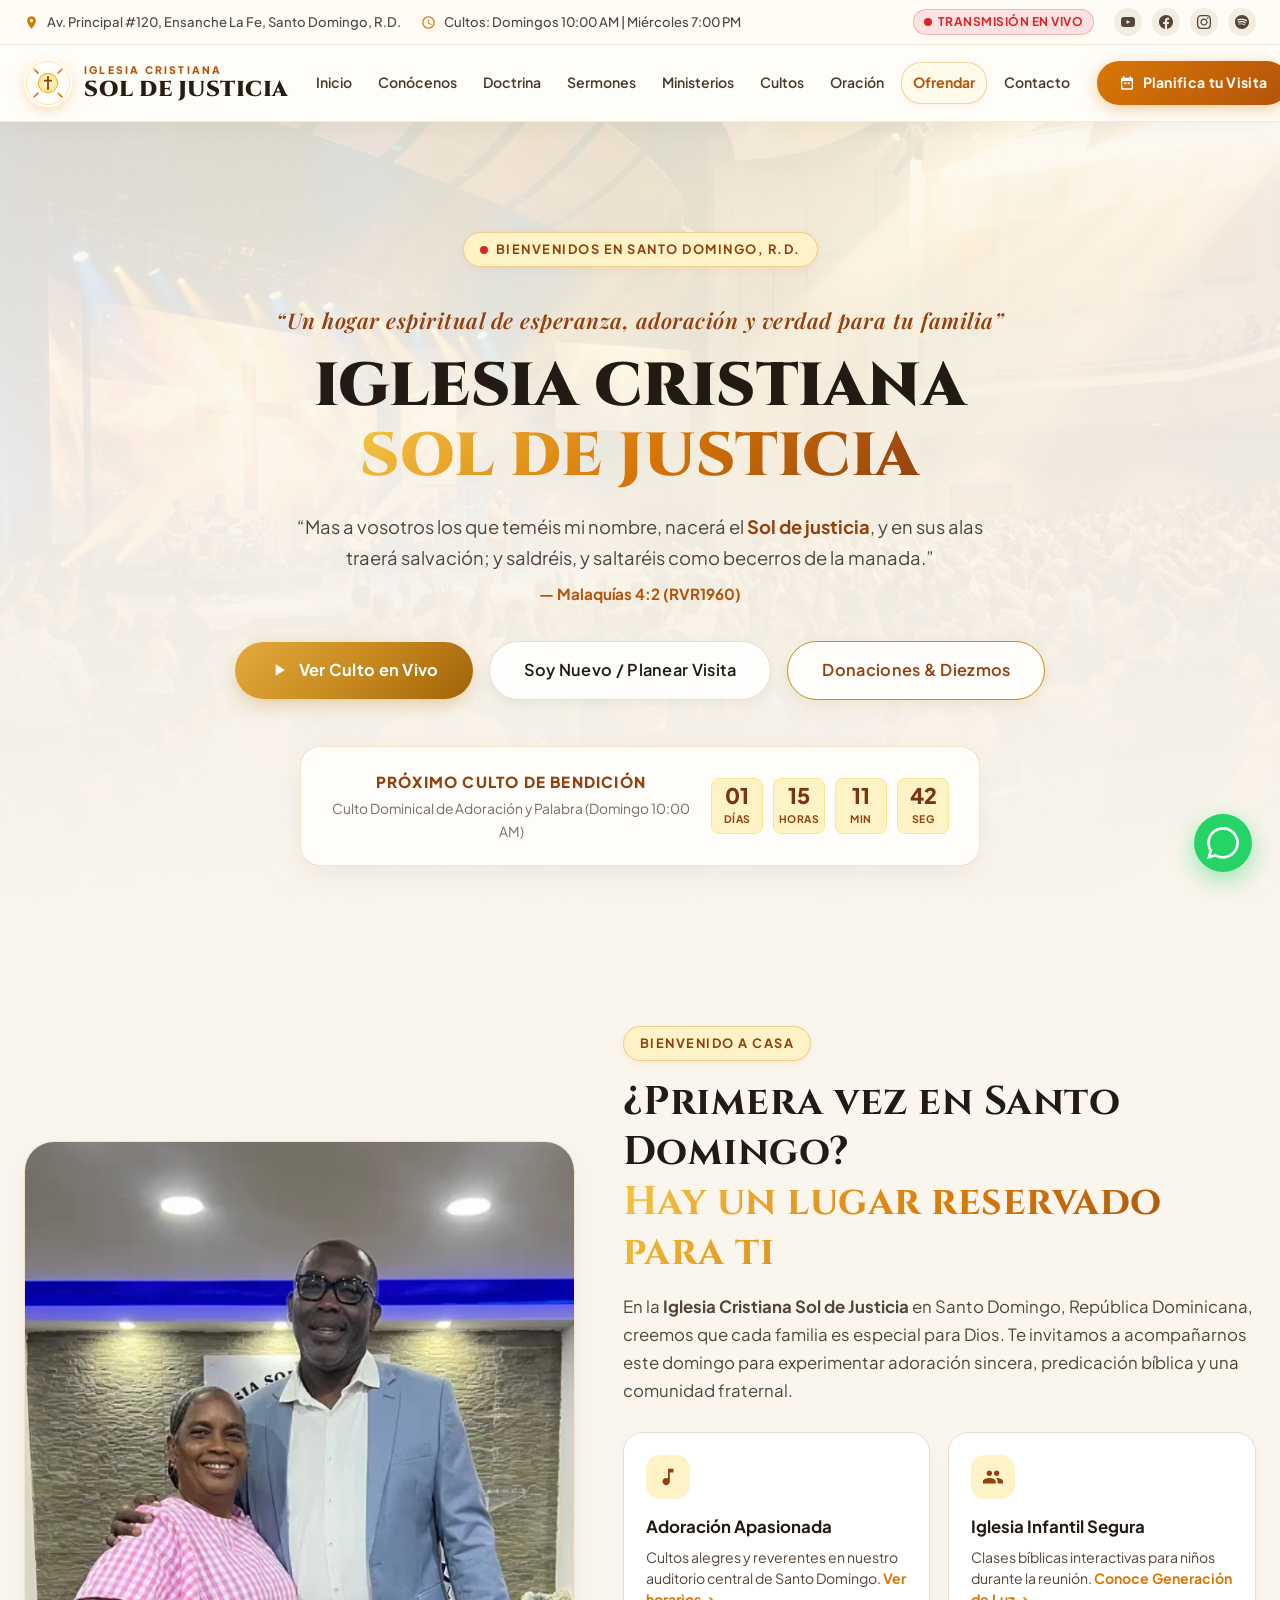
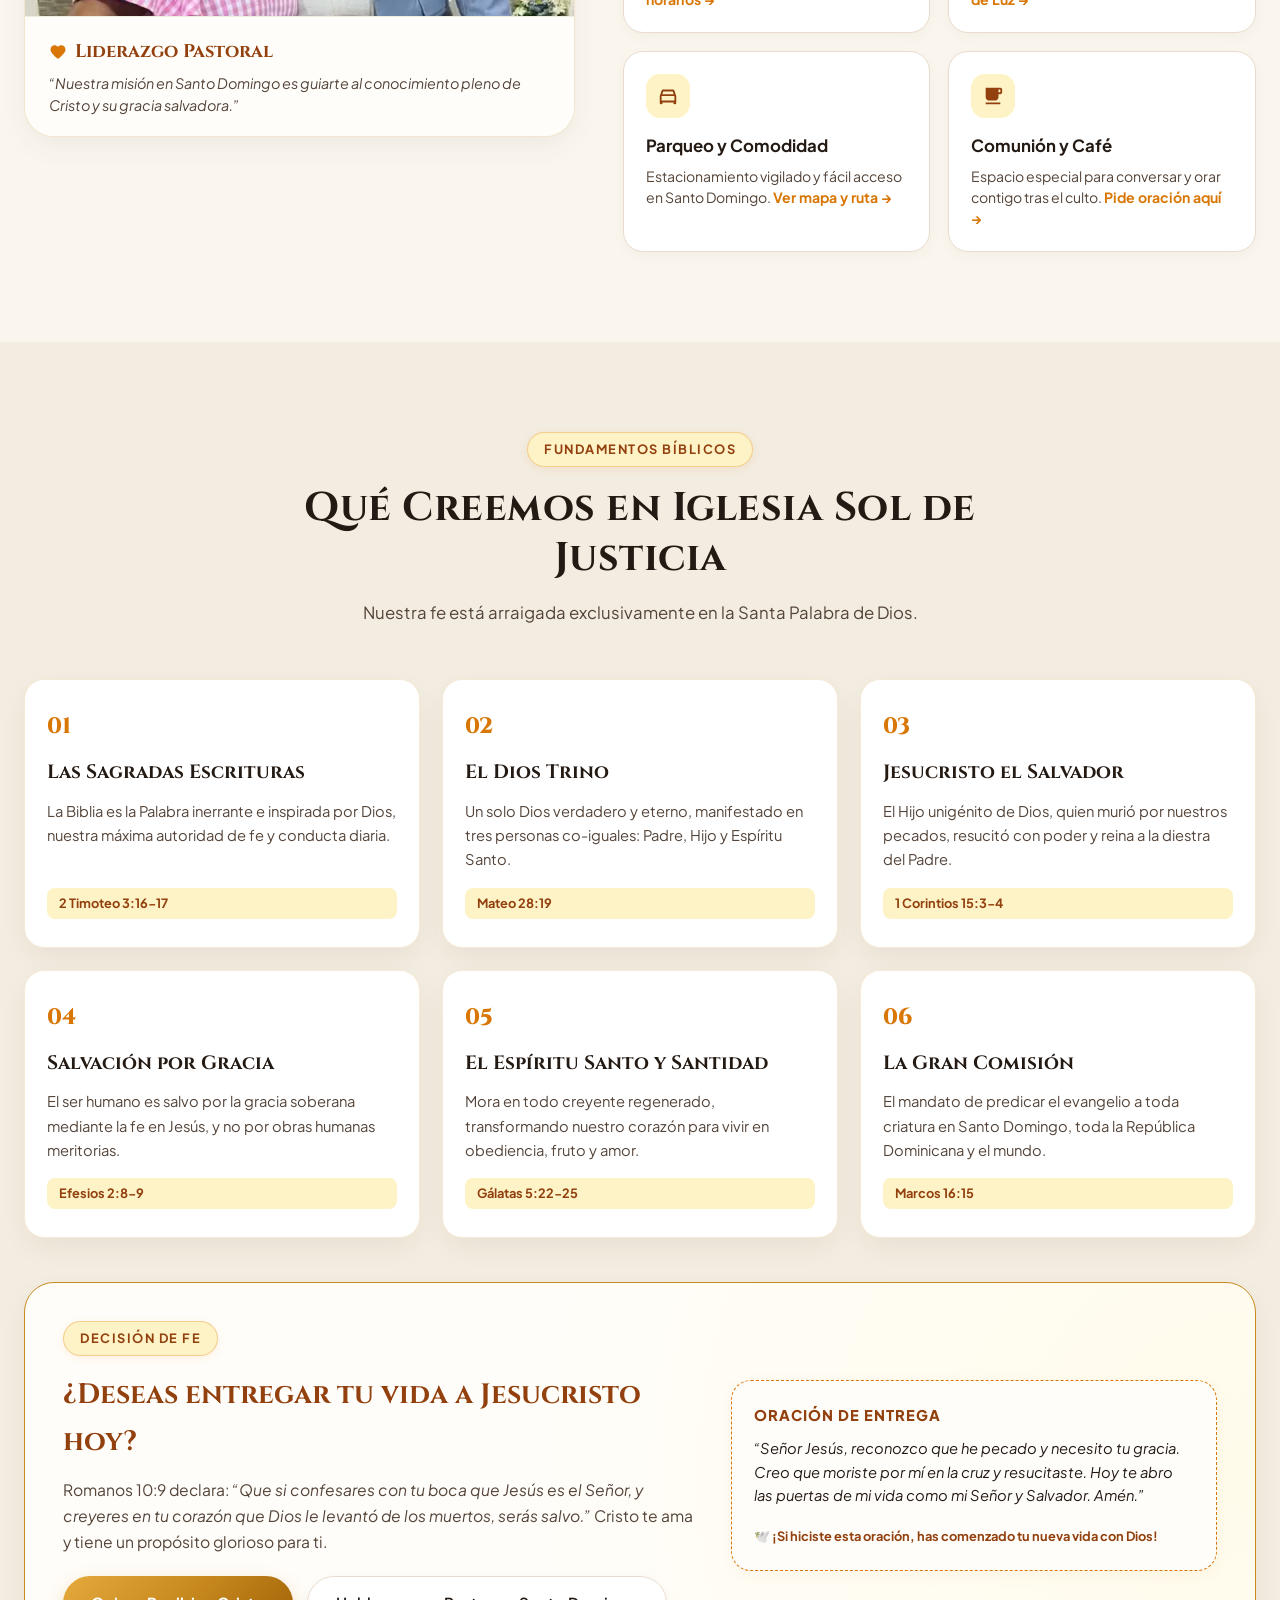
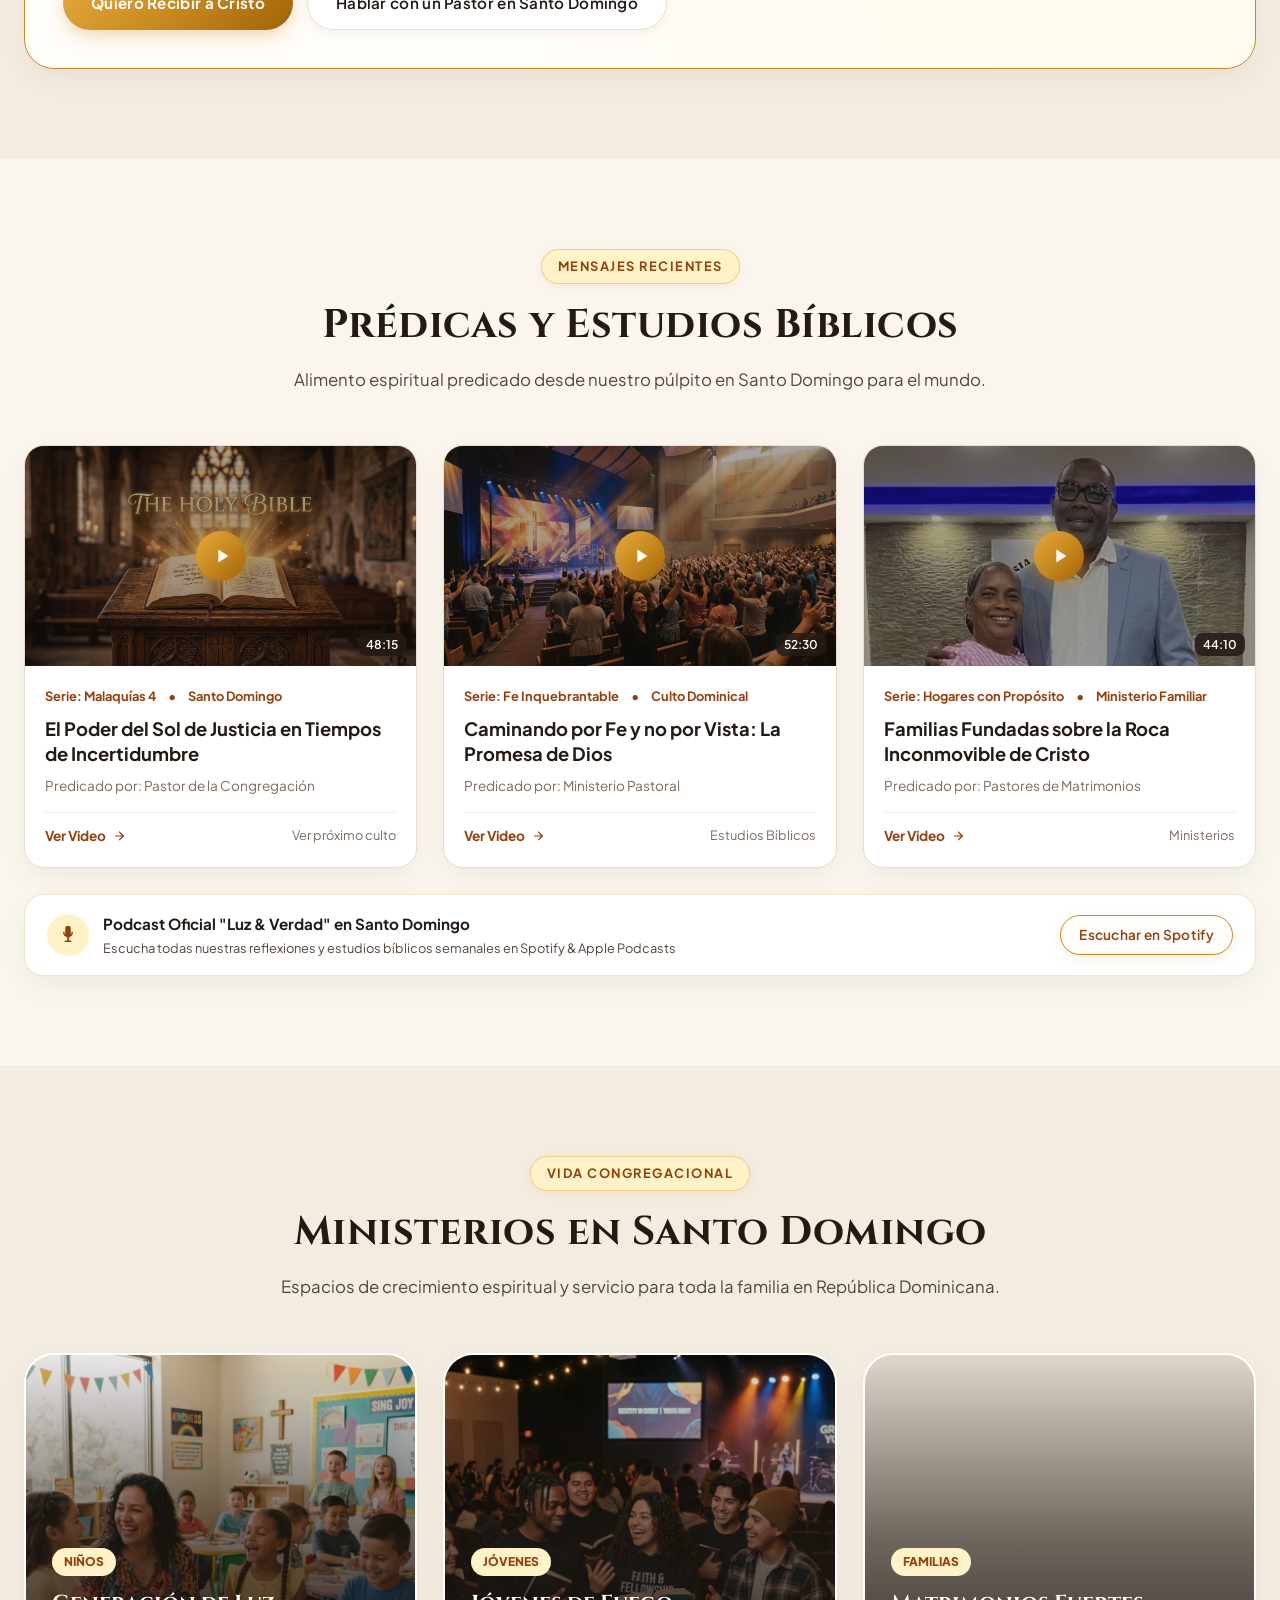
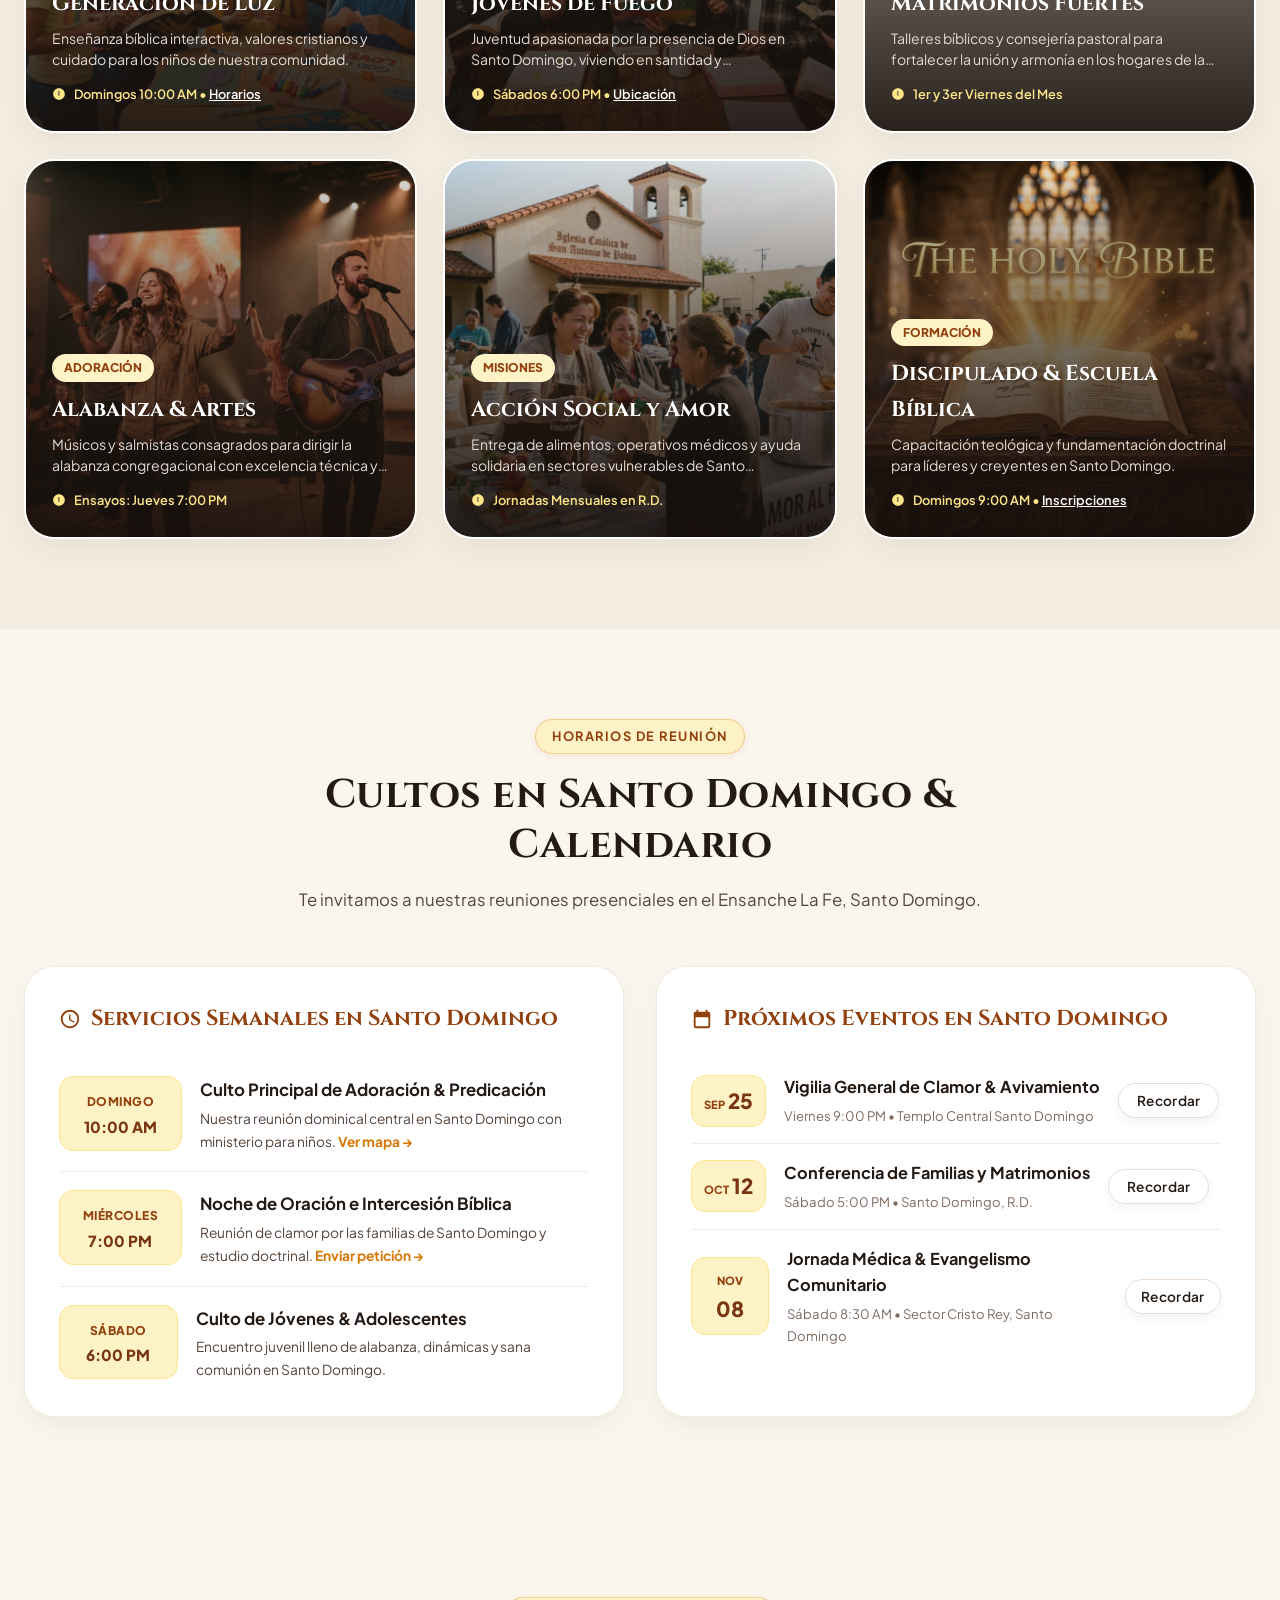
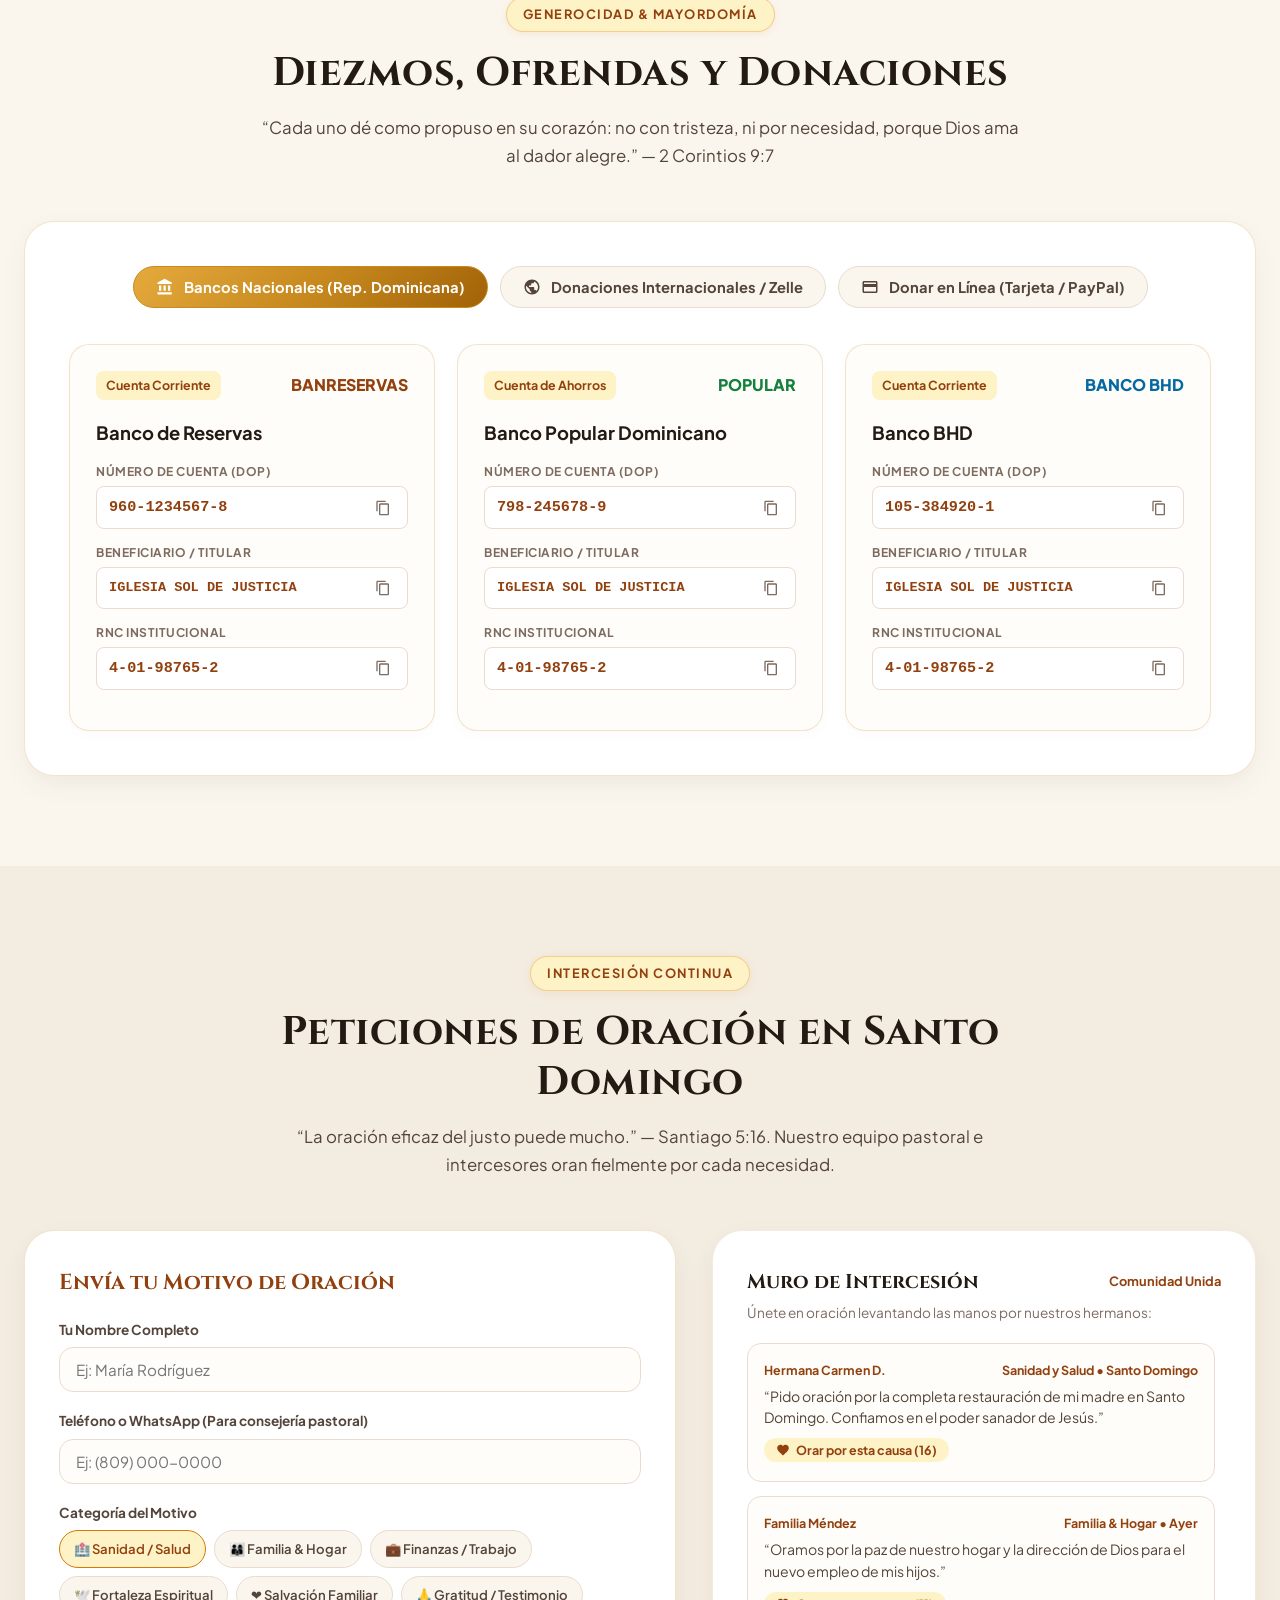
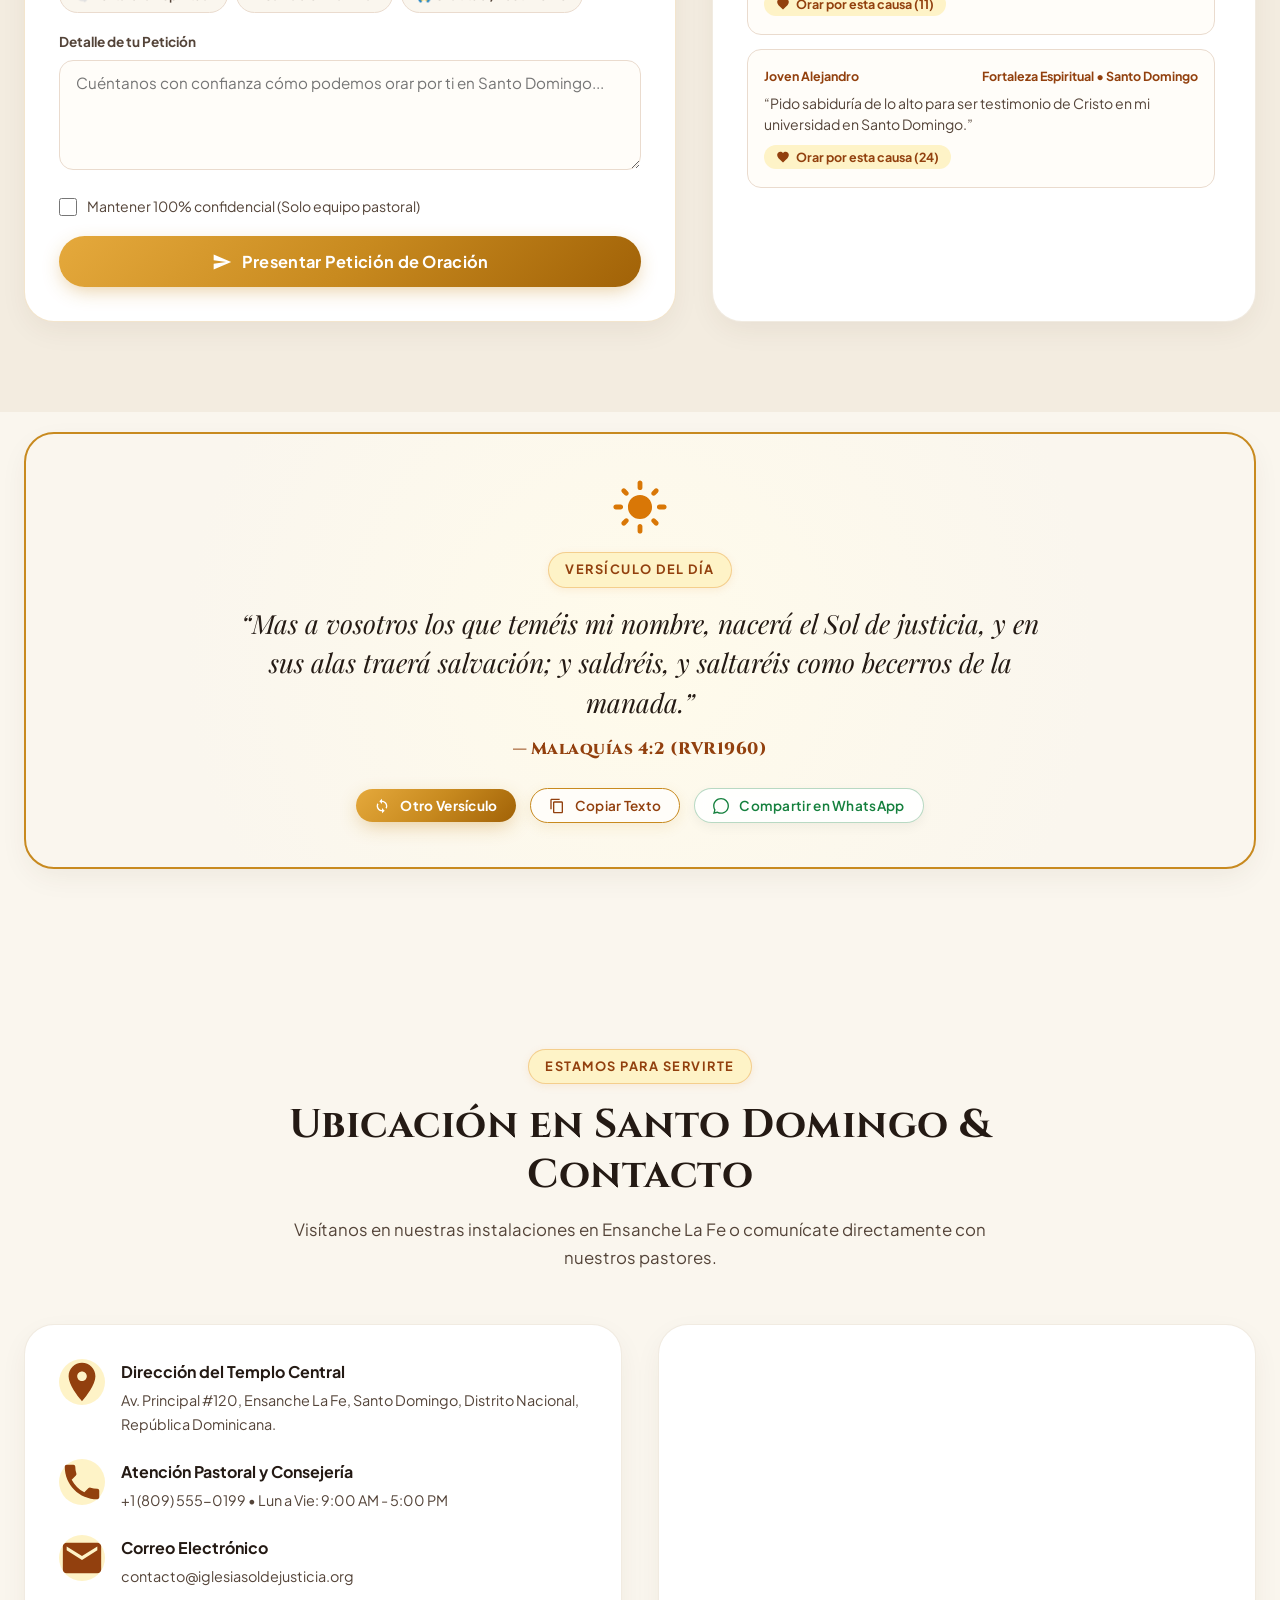
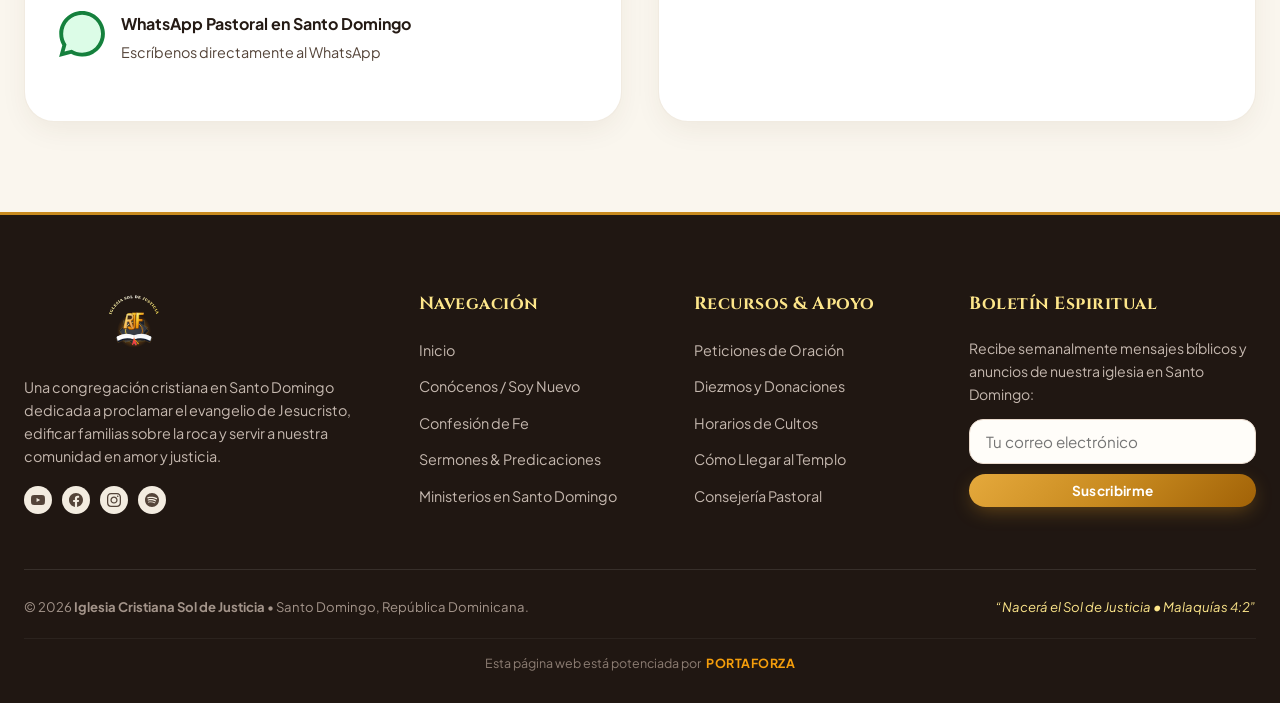
<file: index.html>
<!DOCTYPE html>
<html lang="es">
<head>
  <meta charset="UTF-8">
  <meta name="viewport" content="width=device-width, initial-scale=1.0">
  
  <!-- ==========================================================================
       1. SEO & METADATOS OPTIMIZADOS (PALABRA CLAVE + CIUDAD)
       ========================================================================== -->
  <title>Iglesia Cristiana Sol de Justicia en Santo Domingo | Cultos, Oración y Donaciones</title>
  <meta name="title" content="Iglesia Cristiana Sol de Justicia en Santo Domingo | Cultos, Oración y Donaciones">
  <meta name="description" content="Bienvenidos a la Iglesia Cristiana Sol de Justicia en Santo Domingo, República Dominicana. Cultos de adoración, estudios bíblicos, transmisión en vivo, peticiones de oración, ministerios familiares y donaciones seguras.">
  <meta name="keywords" content="Iglesia Sol de Justicia, Iglesia Cristiana Santo Domingo, Iglesia Evangelica Republica Dominicana, Cultos en Santo Domingo, Malaquías 4:2, Sermones Cristianos, Peticiones de Oración, Donaciones Iglesia Santo Domingo, Diezmos, Ofrendas">
  <meta name="author" content="Iglesia Cristiana Sol de Justicia">
  <meta name="robots" content="index, follow, max-image-preview:large, max-snippet:-1, max-video-preview:-1">
  <link rel="canonical" href="https://iglesiasoldejusticia.org/">

  <!-- Google Search Console Verification Meta Tag -->
  <meta name="google-site-verification" content="GOOGLE_SEARCH_CONSOLE_VERIFICATION_CODE_AQUI">

  <!-- Local SEO & Geo Tags (Santo Domingo, República Dominicana) -->
  <meta name="geo.region" content="DO-01">
  <meta name="geo.placename" content="Santo Domingo, República Dominicana">
  <meta name="geo.position" content="18.4861;-69.9312">
  <meta name="ICBM" content="18.4861, -69.9312">

  <!-- Open Graph / Facebook / WhatsApp Preview -->
  <meta property="og:type" content="website">
  <meta property="og:url" content="https://iglesiasoldejusticia.org/">
  <meta property="og:title" content="Iglesia Cristiana Sol de Justicia en Santo Domingo">
  <meta property="og:description" content="Una comunidad de fe, amor y verdad en Santo Domingo, R.D. Cultos dominicales, estudios bíblicos y transmisión en vivo.">
  <meta property="og:image" content="https://iglesiasoldejusticia.org/assets/images/hero-worship.jpg">
  <meta property="og:locale" content="es_DO">
  <meta property="og:site_name" content="Iglesia Sol de Justicia">

  <!-- Twitter Card -->
  <meta name="twitter:card" content="summary_large_image">
  <meta name="twitter:title" content="Iglesia Cristiana Sol de Justicia en Santo Domingo">
  <meta name="twitter:description" content="Cultos dominicales 10:00 AM, estudios bíblicos miércoles 7:00 PM y transmisión en vivo en Santo Domingo, R.D.">
  <meta name="twitter:image" content="https://iglesiasoldejusticia.org/assets/images/hero-worship.jpg">

  <!-- Favicon & PWA App Icons -->
  <link rel="icon" type="image/svg+xml" href="assets/icons/favicon.svg">
  <link rel="apple-touch-icon" href="assets/icons/favicon.svg">
  <link rel="manifest" href="manifest.json">
  <meta name="theme-color" content="#C88A1F">

  <!-- Stylesheets -->
  <link rel="stylesheet" href="css/styles.css">
  <link rel="stylesheet" href="css/components.css">

  <!-- ==========================================================================
       2. GOOGLE ANALYTICS 4 (GA4) INTEGRACIÓN
       ========================================================================== -->
  <!-- Google tag (gtag.js) -->
  <script async src="https://www.googletagmanager.com/gtag/js?id=G-XXXXXXXXXX"></script>
  <script>
    window.dataLayer = window.dataLayer || [];
    function gtag(){dataLayer.push(arguments);}
    gtag('js', new Date());
    gtag('config', 'G-XXXXXXXXXX', {
      'page_title': 'Iglesia Sol de Justicia en Santo Domingo',
      'page_location': window.location.href,
      'send_page_view': true
    });

    // Helper para seguimiento de eventos personalizados (Donaciones, Oración, Videos)
    function trackChurchEvent(eventName, eventParams) {
      if (typeof gtag === 'function') {
        gtag('event', eventName, eventParams);
      }
    }
  </script>

  <!-- ==========================================================================
       3. SCHEMA.ORG ESTRUCTURADO LOCAL SEO (CHURCH & LOCAL BUSINESS)
       ========================================================================== -->
  <script type="application/ld+json">
  {
    "@context": "https://schema.org",
    "@type": "Church",
    "@id": "https://iglesiasoldejusticia.org/#church",
    "name": "Iglesia Cristiana Sol de Justicia",
    "alternateName": "Ministerio Sol de Justicia Santo Domingo",
    "url": "https://iglesiasoldejusticia.org/",
    "logo": "https://iglesiasoldejusticia.org/assets/logos/logo-sol-de-justicia.svg",
    "image": "https://iglesiasoldejusticia.org/assets/images/hero-worship.jpg",
    "description": "Comunidad cristiana evangélica en Santo Domingo, República Dominicana. Proclamando el Evangelio de Jesucristo, adoración congregacional, discipulado y servicio al prójimo.",
    "telephone": "+18095550199",
    "email": "contacto@iglesiasoldejusticia.org",
    "priceRange": "Gratis",
    "isAccessibleForFree": true,
    "address": {
      "@type": "PostalAddress",
      "streetAddress": "Av. Principal #120, Ensanche La Fe",
      "addressLocality": "Santo Domingo",
      "addressRegion": "Distrito Nacional",
      "postalCode": "10514",
      "addressCountry": "DO"
    },
    "geo": {
      "@type": "GeoCoordinates",
      "latitude": 18.4861,
      "longitude": -69.9312
    },
    "hasMap": "https://maps.google.com/?q=Santo+Domingo+Republica+Dominicana",
    "openingHoursSpecification": [
      {
        "@type": "OpeningHoursSpecification",
        "dayOfWeek": ["Sunday"],
        "opens": "10:00",
        "closes": "12:30",
        "description": "Culto Dominical de Adoración y Palabra en Santo Domingo"
      },
      {
        "@type": "OpeningHoursSpecification",
        "dayOfWeek": ["Wednesday"],
        "opens": "19:00",
        "closes": "20:45",
        "description": "Noche de Oración y Estudio Bíblico en Santo Domingo"
      },
      {
        "@type": "OpeningHoursSpecification",
        "dayOfWeek": ["Saturday"],
        "opens": "18:00",
        "closes": "20:00",
        "description": "Reunión de Jóvenes y Adolescentes"
      }
    ],
    "sameAs": [
      "https://www.youtube.com",
      "https://www.facebook.com",
      "https://www.instagram.com",
      "https://www.spotify.com"
    ]
  }
  </script>
</head>
<body>

  <!-- ==========================================================================
       TOP BAR (INFORMACIÓN LOCAL & HORARIOS SANTO DOMINGO)
       ========================================================================== -->
  <aside class="top-bar" aria-label="Información de contacto en Santo Domingo">
    <div class="container top-bar-inner">
      <div class="top-bar-left">
        <div class="top-info-item">
          <svg viewBox="0 0 24 24" fill="currentColor"><path d="M12 2C8.13 2 5 5.13 5 9c0 5.25 7 13 7 13s7-7.75 7-13c0-3.87-3.13-7-7-7zm0 9.5c-1.38 0-2.5-1.12-2.5-2.5s1.12-2.5 2.5-2.5 2.5 1.12 2.5 2.5-1.12 2.5-2.5 2.5z"/></svg>
          <span>Av. Principal #120, Ensanche La Fe, Santo Domingo, R.D.</span>
        </div>
        <div class="top-info-item">
          <svg viewBox="0 0 24 24" fill="currentColor"><path d="M11.99 2C6.47 2 2 6.48 2 12s4.47 10 9.99 10C17.52 22 22 17.52 22 12S17.52 2 11.99 2zM12 20c-4.42 0-8-3.58-8-8s3.58-8 8-8 8 3.58 8 8-3.58 8-8 8zm.5-13H11v6l5.25 3.15.75-1.23-4.5-2.67z"/></svg>
          <span>Cultos: Domingos 10:00 AM | Miércoles 7:00 PM</span>
        </div>
      </div>

      <div class="top-bar-right">
        <div class="live-badge">
          <span class="live-pulse"></span>
          <span>TRANSMISIÓN EN VIVO</span>
        </div>
        <div class="social-links" aria-label="Redes oficiales de la iglesia">
          <a href="https://youtube.com" target="_blank" rel="noopener" class="social-link" title="Canal de YouTube Oficial" onclick="trackChurchEvent('social_click', {'network': 'YouTube'})">
            <svg viewBox="0 0 24 24" fill="currentColor"><path d="M23.498 6.186a3.016 3.016 0 0 0-2.122-2.136C19.505 3.545 12 3.545 12 3.545s-7.505 0-9.377.505A3.017 3.017 0 0 0 .502 6.186C0 8.07 0 12 0 12s0 3.93.502 5.814a3.016 3.016 0 0 0 2.122 2.136c1.871.505 9.376.505 9.376.505s7.505 0 9.377-.505a3.015 3.015 0 0 0 2.122-2.136C24 15.93 24 12 24 12s0-3.93-.502-5.814zM9.545 15.568V8.432L15.818 12l-6.273 3.568z"/></svg>
          </a>
          <a href="https://facebook.com" target="_blank" rel="noopener" class="social-link" title="Página de Facebook" onclick="trackChurchEvent('social_click', {'network': 'Facebook'})">
            <svg viewBox="0 0 24 24" fill="currentColor"><path d="M24 12.073c0-6.627-5.373-12-12-12s-12 5.373-12 12c0 5.99 4.388 10.954 10.125 11.854v-8.385H7.078v-3.47h3.047V9.43c0-3.007 1.792-4.669 4.533-4.669 1.312 0 2.686.235 2.686.235v2.953H15.83c-1.491 0-1.956.925-1.956 1.874v2.25h3.328l-.532 3.47h-2.796v8.385C19.612 23.027 24 18.062 24 12.073z"/></svg>
          </a>
          <a href="https://instagram.com" target="_blank" rel="noopener" class="social-link" title="Instagram de la Iglesia" onclick="trackChurchEvent('social_click', {'network': 'Instagram'})">
            <svg viewBox="0 0 24 24" fill="currentColor"><path d="M12 2.163c3.204 0 3.584.012 4.85.07 3.252.148 4.771 1.691 4.919 4.919.058 1.265.069 1.645.069 4.849 0 3.205-.012 3.584-.069 4.849-.149 3.225-1.664 4.771-4.919 4.919-1.266.058-1.644.07-4.85.07-3.204 0-3.584-.012-4.849-.07-3.26-.149-4.771-1.699-4.919-4.92-.058-1.265-.07-1.644-.07-4.849 0-3.204.013-3.583.07-4.849.149-3.227 1.664-4.771 4.919-4.919 1.266-.057 1.645-.069 4.849-.069zm0-2.163c-3.259 0-3.667.014-4.947.072-4.358.2-6.78 2.618-6.98 6.98-.059 1.281-.073 1.689-.073 4.948 0 3.259.014 3.668.072 4.948.2 4.358 2.618 6.78 6.98 6.98 1.281.058 1.689.072 4.948.072 3.259 0 3.668-.014 4.948-.072 4.354-.2 6.782-2.618 6.979-6.98.059-1.28.073-1.689.073-4.948 0-3.259-.014-3.667-.072-4.947-.196-4.354-2.617-6.78-6.979-6.98-1.281-.059-1.69-.073-4.949-.073zm0 5.838c-3.403 0-6.162 2.759-6.162 6.162s2.759 6.163 6.162 6.163 6.162-2.759 6.162-6.163c0-3.403-2.759-6.162-6.162-6.162zm0 10.162c-2.209 0-4-1.79-4-4 0-2.209 1.791-4 4-4s4 1.791 4 4c0 2.21-1.791 4-4 4zm6.406-11.845c-.796 0-1.441.645-1.441 1.44s.645 1.44 1.441 1.44c.795 0 1.439-.645 1.439-1.44s-.644-1.44-1.439-1.44z"/></svg>
          </a>
          <a href="https://spotify.com" target="_blank" rel="noopener" class="social-link" title="Podcast de Predicaciones en Spotify" onclick="trackChurchEvent('social_click', {'network': 'Spotify'})">
            <svg viewBox="0 0 24 24" fill="currentColor"><path d="M12 0C5.373 0 0 5.373 0 12s5.373 12 12 12 12-5.373 12-12S18.627 0 12 0zm5.503 17.308c-.215.353-.674.464-1.027.249-2.812-1.718-6.353-2.107-10.524-1.155-.404.093-.808-.163-.9-.567-.093-.404.162-.808.566-.9 4.568-1.044 8.497-.604 11.636 1.314.353.216.464.675.249 1.029zm1.468-3.264c-.27.44-.847.578-1.287.308-3.22-1.979-8.128-2.552-11.936-1.396-.498.15-1.028-.135-1.179-.633-.15-.499.135-1.029.633-1.179 4.358-1.323 9.774-.682 13.461 1.583.44.27.578.847.308 1.287zm.126-3.41c-3.861-2.293-10.229-2.505-13.914-1.387-.591.179-1.218-.157-1.397-.749-.179-.592.157-1.218.749-1.397 4.237-1.287 11.272-1.04 15.703 1.591.533.316.707 1.008.39 1.541-.316.533-1.008.707-1.541.39z"/></svg>
          </a>
        </div>
      </div>
    </div>
  </aside>

  <!-- ==========================================================================
       MAIN NAVBAR (STICKY & ENLACES INTERNOS)
       ========================================================================== -->
  <header class="header-main" id="site-header">
    <div class="container">
      <nav class="navbar" aria-label="Navegación principal del sitio">
        <!-- Brand Lockup (Emblema Solar + Tipografía Noble) -->
        <a href="#inicio" class="navbar-brand" aria-label="Ir al inicio - Iglesia Sol de Justicia">
          <div class="brand-badge-icon" aria-hidden="true">
            <svg viewBox="0 0 100 100" class="brand-svg-symbol" width="46" height="46">
              <defs>
                <linearGradient id="navSunGrad" x1="0%" y1="0%" x2="100%" y2="100%">
                  <stop offset="0%" stop-color="#F59E0B" />
                  <stop offset="100%" stop-color="#B45309" />
                </linearGradient>
                <radialGradient id="navCenterGlow" cx="50%" cy="50%" r="50%">
                  <stop offset="0%" stop-color="#FFFBEB" />
                  <stop offset="100%" stop-color="#FDE68A" />
                </radialGradient>
              </defs>
              <circle cx="50" cy="50" r="47" fill="#FFFDF9" stroke="#FDE68A" stroke-width="2" />
              <!-- Radiant Sun Rays -->
              <g stroke="url(#navSunGrad)" stroke-width="3.5" stroke-linecap="round">
                <line x1="50" y1="7" x2="50" y2="18" />
                <line x1="50" y1="82" x2="50" y2="93" />
                <line x1="7" y1="50" x2="18" y2="50" />
                <line x1="82" y1="50" x2="93" y2="50" />
                <line x1="20" y1="20" x2="28" y2="28" />
                <line x1="72" y1="72" x2="80" y2="80" />
                <line x1="20" y1="80" x2="28" y2="72" />
                <line x1="72" y1="28" x2="80" y2="20" />
              </g>
              <!-- Sun Core -->
              <circle cx="50" cy="50" r="21" fill="url(#navCenterGlow)" stroke="#F59E0B" stroke-width="2" />
              <!-- Christian Cross Center -->
              <path d="M50 37 V63 M43 45 H57" stroke="#92400E" stroke-width="4" stroke-linecap="round" stroke-linejoin="round" />
            </svg>
          </div>
          <div class="brand-text-col">
            <span class="brand-tagline">IGLESIA CRISTIANA</span>
            <span class="brand-name">SOL DE JUSTICIA</span>
          </div>
        </a>

        <!-- Navigation Menu -->
        <ul class="nav-menu" id="nav-menu">
          <li><a href="#inicio" class="nav-link active">Inicio</a></li>
          <li><a href="#conocenos" class="nav-link">Conócenos</a></li>
          <li><a href="#creencias" class="nav-link">Doctrina</a></li>
          <li><a href="#sermones" class="nav-link">Sermones</a></li>
          <li><a href="#ministerios" class="nav-link">Ministerios</a></li>
          <li><a href="#horarios" class="nav-link">Cultos</a></li>
          <li><a href="#oracion" class="nav-link">Oración</a></li>
          <li><a href="#ofrendar" class="nav-link nav-link-give">
            <svg viewBox="0 0 24 24" width="14" height="14" fill="currentColor"><path d="M12 21.35l-1.45-1.32C5.4 15.36 2 12.28 2 8.5 2 5.42 4.42 3 7.5 3c1.74 0 3.41.81 4.5 2.09C13.09 3.81 14.76 3 16.5 3 19.58 3 22 5.42 22 8.5c0 3.78-3.4 6.86-8.55 11.54L12 21.35z"/></svg>
            <span>Ofrendar</span>
          </a></li>
          <li><a href="#contacto" class="nav-link">Contacto</a></li>
        </ul>

        <!-- CTA Plan Your Visit -->
        <div class="nav-cta">
          <a href="#conocenos" class="btn btn-navbar-cta open-plan-visit" onclick="trackChurchEvent('cta_click', {'location': 'navbar', 'label': 'Planifica tu Visita'})">
            <svg viewBox="0 0 24 24" width="16" height="16" fill="currentColor"><path d="M19 4h-1V2h-2v2H8V2H6v2H5c-1.11 0-1.99.9-1.99 2L3 20c0 1.1.89 2 2 2h14c1.1 0 2-.9 2-2V6c0-1.1-.9-2-2-2zm0 16H5V9h14v11zM8 11h3v3H8v-3zm5 0h3v3h-3v-3z"/></svg>
            <span>Planifica tu Visita</span>
          </a>
        </div>

        <!-- Mobile Toggle -->
        <button class="mobile-toggle" id="mobile-toggle" aria-label="Abrir menú de navegación móvil">
          <svg width="26" height="26" fill="currentColor" viewBox="0 0 24 24">
            <path d="M3 18h18v-2H3v2zm0-5h18v-2H3v2zm0-7v2h18V6H3z"/>
          </svg>
        </button>
      </nav>
    </div>
  </header>

  <main>
    <!-- ==========================================================================
         HERO SECTION (LOCAL SEO SANTO DOMINGO + MALAQUÍAS 4:2)
         ========================================================================== -->
    <section class="hero" id="inicio">
      <div class="hero-bg-media">
        <img src="assets/images/hero-worship.jpg" alt="Culto de adoración en Iglesia Sol de Justicia Santo Domingo" width="1920" height="1080" fetchpriority="high">
      </div>
      <div class="hero-overlay"></div>

      <div class="container hero-content" data-reveal>
        <div class="hero-badge-container">
          <span class="section-badge">
            <span class="live-pulse"></span>
            BIENVENIDOS EN SANTO DOMINGO, R.D.
          </span>
        </div>

        <p class="hero-tagline">“Un hogar espiritual de esperanza, adoración y verdad para tu familia”</p>
        <h1 class="hero-title">
          IGLESIA CRISTIANA <span class="text-gold-gradient">SOL DE JUSTICIA</span>
        </h1>

        <div class="hero-scripture">
          <p>“Mas a vosotros los que teméis mi nombre, nacerá el <strong>Sol de justicia</strong>, y en sus alas traerá salvación; y saldréis, y saltaréis como becerros de la manada.”</p>
          <cite>— Malaquías 4:2 (RVR1960)</cite>
        </div>

        <div class="hero-actions">
          <a href="#" class="btn btn-gold btn-lg" data-video-id="9_J9Y7_Wd2Q" data-video-title="Culto de Adoración & Palabra en Vivo - Santo Domingo" data-video-preacher="Pastores Iglesia Sol de Justicia" onclick="trackChurchEvent('video_play', {'title': 'Hero Live Stream'})">
            <svg width="20" height="20" fill="currentColor" viewBox="0 0 24 24"><path d="M8 5v14l11-7z"/></svg>
            <span>Ver Culto en Vivo</span>
          </a>
          <a href="#conocenos" class="btn btn-glass btn-lg open-plan-visit" onclick="trackChurchEvent('plan_visit_open', {'source': 'hero_button'})">
            <span>Soy Nuevo / Planear Visita</span>
          </a>
          <a href="#ofrendar" class="btn btn-outline-gold btn-lg">
            <span>Donaciones & Diezmos</span>
          </a>
        </div>

        <!-- Dynamic Service Countdown Banner -->
        <div class="countdown-banner" aria-label="Contador regresivo para el próximo servicio en Santo Domingo">
          <div class="countdown-info">
            <h4>Próximo Culto de Bendición</h4>
            <p id="countdown-next-label">Culto Dominical de Adoración y Palabra en Santo Domingo (Domingo 10:00 AM)</p>
          </div>

          <div class="countdown-timer">
            <div class="time-box">
              <span class="time-value" id="timer-days">00</span>
              <span class="time-label">Días</span>
            </div>
            <div class="time-box">
              <span class="time-value" id="timer-hours">00</span>
              <span class="time-label">Horas</span>
            </div>
            <div class="time-box">
              <span class="time-value" id="timer-mins">00</span>
              <span class="time-label">Min</span>
            </div>
            <div class="time-box">
              <span class="time-value" id="timer-secs">00</span>
              <span class="time-label">Seg</span>
            </div>
          </div>
        </div>
      </div>
    </section>

    <!-- ==========================================================================
         "SOY NUEVO" / BIENVENIDA PASTORAL (ENLACES INTERNOS Y SERVICIOS)
         ========================================================================== -->
    <section class="section-padding" id="conocenos">
      <div class="container">
        <div class="welcome-grid">
          <div class="pastoral-card" data-reveal>
            <div class="pastoral-image-wrapper">
              <img src="assets/images/Pastores.PNG" alt="Pastores Principales de la Iglesia Cristiana Sol de Justicia en Santo Domingo" width="800" height="950" loading="lazy" decoding="async">
            </div>
            <div class="pastoral-badge">
              <h4>
                <svg width="18" height="18" fill="currentColor" viewBox="0 0 24 24" style="color: var(--primary-amber);"><path d="M12 21.35l-1.45-1.32C5.4 15.36 2 12.28 2 8.5 2 5.42 4.42 3 7.5 3c1.74 0 3.41.81 4.5 2.09C13.09 3.81 14.76 3 16.5 3 19.58 3 22 5.42 22 8.5c0 3.78-3.4 6.86-8.55 11.54L12 21.35z"/></svg>
                Liderazgo Pastoral
              </h4>
              <p>“Nuestra misión en Santo Domingo es guiarte al conocimiento pleno de Cristo y su gracia salvadora.”</p>
            </div>
          </div>



          <div class="welcome-text-col" data-reveal>
            <span class="section-badge">BIENVENIDO A CASA</span>
            <h2 class="section-title">¿Primera vez en Santo Domingo? <br><span class="text-gold-gradient">Hay un lugar reservado para ti</span></h2>
            <p style="color: var(--text-sub); font-size: 1.05rem; margin-bottom: 22px;">
              En la <strong>Iglesia Cristiana Sol de Justicia</strong> en Santo Domingo, República Dominicana, creemos que cada familia es especial para Dios. Te invitamos a acompañarnos este domingo para experimentar adoración sincera, predicación bíblica y una comunidad fraternal.
            </p>

            <div class="visitor-cards-grid">
              <div class="visitor-card">
                <div class="visitor-icon">
                  <svg viewBox="0 0 24 24" fill="currentColor"><path d="M12 3v10.55c-.59-.34-1.27-.55-2-.55-2.21 0-4 1.79-4 4s1.79 4 4 4 4-1.79 4-4V7h4V3h-6z"/></svg>
                </div>
                <h3>Adoración Apasionada</h3>
                <p>Cultos alegres y reverentes en nuestro auditorio central de Santo Domingo. <a href="#horarios" style="color: var(--primary-amber); font-weight: 700;">Ver horarios &rarr;</a></p>
              </div>

              <div class="visitor-card">
                <div class="visitor-icon">
                  <svg viewBox="0 0 24 24" fill="currentColor"><path d="M16 11c1.66 0 2.99-1.34 2.99-3S17.66 5 16 5c-1.66 0-3 1.34-3 3s1.34 3 3 3zm-8 0c1.66 0 2.99-1.34 2.99-3S9.66 5 8 5C6.34 5 5 6.34 5 8s1.34 3 3 3zm0 2c-2.33 0-7 1.17-7 3.5V19h14v-2.5c0-2.33-4.67-3.5-7-3.5zm8 0c-.29 0-.62.02-.97.05 1.16.84 1.97 1.97 1.97 3.45V19h6v-2.5c0-2.33-4.67-3.5-7-3.5z"/></svg>
                </div>
                <h3>Iglesia Infantil Segura</h3>
                <p>Clases bíblicas interactivas para niños durante la reunión. <a href="#ministerios" style="color: var(--primary-amber); font-weight: 700;">Conoce Generación de Luz &rarr;</a></p>
              </div>

              <div class="visitor-card">
                <div class="visitor-icon">
                  <svg viewBox="0 0 24 24" fill="currentColor"><path d="M18.92 6.01C18.72 5.42 18.16 5 17.5 5h-11c-.66 0-1.21.42-1.42 1.01L3 12v8c0 .55.45 1 1 1h1c.55 0 1-.45 1-1v-1h12v1c0 .55.45 1 1 1h1c.55 0 1-.45 1-1v-8l-2.08-5.99zM6.85 7h10.29l1.04 3H5.81l1.04-3zM19 17H5v-4.66l.12-.34h13.77l.11.34V17z"/></svg>
                </div>
                <h3>Parqueo y Comodidad</h3>
                <p>Estacionamiento vigilado y fácil acceso en Santo Domingo. <a href="#contacto" style="color: var(--primary-amber); font-weight: 700;">Ver mapa y ruta &rarr;</a></p>
              </div>

              <div class="visitor-card">
                <div class="visitor-icon">
                  <svg viewBox="0 0 24 24" fill="currentColor"><path d="M20 3H4v10c0 2.21 1.79 4 4 4h6c2.21 0 4-1.79 4-4v-3h2c1.11 0 2-.9 2-2V5c0-1.1-.89-2-2-2zm0 5h-2V5h2v3zM4 19h16v2H4z"/></svg>
                </div>
                <h3>Comunión y Café</h3>
                <p>Espacio especial para conversar y orar contigo tras el culto. <a href="#oracion" style="color: var(--primary-amber); font-weight: 700;">Pide oración aquí &rarr;</a></p>
              </div>
            </div>
          </div>
        </div>
      </div>
    </section>

    <!-- ==========================================================================
         CONFESIÓN DE FE & DOCTRINAS BÍBLICAS
         ========================================================================== -->
    <section class="section-padding beliefs-section" id="creencias">
      <div class="container">
        <div class="section-header" data-reveal>
          <span class="section-badge">FUNDAMENTOS BÍBLICOS</span>
          <h2 class="section-title">Qué Creemos en Iglesia Sol de Justicia</h2>
          <p class="section-subtitle">Nuestra fe está arraigada exclusivamente en la Santa Palabra de Dios.</p>
        </div>

        <div class="doctrine-grid">
          <div class="doctrine-card" data-reveal>
            <div class="doctrine-number">01</div>
            <h3>Las Sagradas Escrituras</h3>
            <p>La Biblia es la Palabra inerrante e inspirada por Dios, nuestra máxima autoridad de fe y conducta diaria.</p>
            <span class="doctrine-verse">2 Timoteo 3:16-17</span>
          </div>

          <div class="doctrine-card" data-reveal>
            <div class="doctrine-number">02</div>
            <h3>El Dios Trino</h3>
            <p>Un solo Dios verdadero y eterno, manifestado en tres personas co-iguales: Padre, Hijo y Espíritu Santo.</p>
            <span class="doctrine-verse">Mateo 28:19</span>
          </div>

          <div class="doctrine-card" data-reveal>
            <div class="doctrine-number">03</div>
            <h3>Jesucristo el Salvador</h3>
            <p>El Hijo unigénito de Dios, quien murió por nuestros pecados, resucitó con poder y reina a la diestra del Padre.</p>
            <span class="doctrine-verse">1 Corintios 15:3-4</span>
          </div>

          <div class="doctrine-card" data-reveal>
            <div class="doctrine-number">04</div>
            <h3>Salvación por Gracia</h3>
            <p>El ser humano es salvo por la gracia soberana mediante la fe en Jesús, y no por obras humanas meritorias.</p>
            <span class="doctrine-verse">Efesios 2:8-9</span>
          </div>

          <div class="doctrine-card" data-reveal>
            <div class="doctrine-number">05</div>
            <h3>El Espíritu Santo y Santidad</h3>
            <p>Mora en todo creyente regenerado, transformando nuestro corazón para vivir en obediencia, fruto y amor.</p>
            <span class="doctrine-verse">Gálatas 5:22-25</span>
          </div>

          <div class="doctrine-card" data-reveal>
            <div class="doctrine-number">06</div>
            <h3>La Gran Comisión</h3>
            <p>El mandato de predicar el evangelio a toda criatura en Santo Domingo, toda la República Dominicana y el mundo.</p>
            <span class="doctrine-verse">Marcos 16:15</span>
          </div>
        </div>

        <!-- Salvation Pathway & Prayer of Faith -->
        <div class="salvation-box" data-reveal>
          <div class="salvation-content">
            <span class="section-badge">DECISIÓN DE FE</span>
            <h3>¿Deseas entregar tu vida a Jesucristo hoy?</h3>
            <p>
              Romanos 10:9 declara: <em>“Que si confesares con tu boca que Jesús es el Señor, y creyeres en tu corazón que Dios le levantó de los muertos, serás salvo.”</em> Cristo te ama y tiene un propósito glorioso para ti.
            </p>
            <div style="display: flex; gap: 14px; flex-wrap: wrap;">
              <a href="#oracion" class="btn btn-gold" onclick="trackChurchEvent('salvation_prayer_click', {'type': 'recibir_cristo'})">Quiero Recibir a Cristo</a>
              <a href="https://api.whatsapp.com/send?phone=18095550199&text=Hola,%20hice%20mi%20oraci%C3%B3n%20de%20fe%20y%20quiero%20conocer%20m%C3%A1s%20de%20Dios" target="_blank" rel="noopener" class="btn btn-glass" onclick="trackChurchEvent('pastoral_counseling_click', {'source': 'salvation_box'})">Hablar con un Pastor en Santo Domingo</a>
            </div>
          </div>

          <div class="salvation-prayer-card">
            <h4>Oración de Entrega</h4>
            <p>
              “Señor Jesús, reconozco que he pecado y necesito tu gracia. Creo que moriste por mí en la cruz y resucitaste. Hoy te abro las puertas de mi vida como mi Señor y Salvador. Amén.”
            </p>
            <span style="font-size: 0.8rem; color: #92400E; font-weight: 700;">🕊️ ¡Si hiciste esta oración, has comenzado tu nueva vida con Dios!</span>
          </div>
        </div>
      </div>
    </section>

    <!-- ==========================================================================
         SERMONES Y MENSAJES MULTIMEDIA
         ========================================================================== -->
    <section class="section-padding" id="sermones">
      <div class="container">
        <div class="section-header" data-reveal>
          <span class="section-badge">MENSAJES RECIENTES</span>
          <h2 class="section-title">Prédicas y Estudios Bíblicos</h2>
          <p class="section-subtitle">Alimento espiritual predicado desde nuestro púlpito en Santo Domingo para el mundo.</p>
        </div>

        <div class="sermons-grid">
          <!-- Sermon 1 -->
          <div class="sermon-card" data-reveal>
            <div class="sermon-thumbnail">
              <img src="assets/images/sermon.jpg" alt="Sermón El Poder del Sol de Justicia en Santo Domingo" width="600" height="338" loading="lazy" decoding="async">
              <a href="#" class="sermon-play-overlay" data-video-id="9_J9Y7_Wd2Q" data-video-title="El Poder del Sol de Justicia en Tiempos de Prueba" data-video-preacher="Pastor Principal">
                <div class="play-circle">
                  <svg viewBox="0 0 24 24" fill="currentColor"><path d="M8 5v14l11-7z"/></svg>
                </div>
              </a>
              <span class="sermon-duration">48:15</span>
            </div>
            <div class="sermon-body">
              <div class="sermon-meta">
                <span>Serie: Malaquías 4</span>
                <span>&bull;</span>
                <span>Santo Domingo</span>
              </div>
              <h3>El Poder del Sol de Justicia en Tiempos de Incertidumbre</h3>
              <p class="sermon-preacher">Predicado por: Pastor de la Congregación</p>
              <div class="sermon-footer">
                <a href="#" class="sermon-link" data-video-id="9_J9Y7_Wd2Q" data-video-title="El Poder del Sol de Justicia" data-video-preacher="Pastor Principal">
                  Ver Video
                  <svg width="14" height="14" fill="currentColor" viewBox="0 0 24 24"><path d="M5 13h11.86l-5.43 5.43 1.42 1.42L21.14 12l-8.29-8.29-1.42 1.42L16.86 11H5v2z"/></svg>
                </a>
                <a href="#horarios" style="font-size: 0.8rem; color: var(--text-muted);">Ver próximo culto</a>
              </div>
            </div>
          </div>

          <!-- Sermon 2 -->
          <div class="sermon-card" data-reveal>
            <div class="sermon-thumbnail">
              <img src="assets/images/hero-worship.jpg" alt="Sermón Caminando por Fe en Santo Domingo" width="600" height="338" loading="lazy" decoding="async">
              <a href="#" class="sermon-play-overlay" data-video-id="M7lc1UVf-VE" data-video-title="Caminando por Fe y no por Vista" data-video-preacher="Equipo Pastoral">
                <div class="play-circle">
                  <svg viewBox="0 0 24 24" fill="currentColor"><path d="M8 5v14l11-7z"/></svg>
                </div>
              </a>
              <span class="sermon-duration">52:30</span>
            </div>
            <div class="sermon-body">
              <div class="sermon-meta">
                <span>Serie: Fe Inquebrantable</span>
                <span>&bull;</span>
                <span>Culto Dominical</span>
              </div>
              <h3>Caminando por Fe y no por Vista: La Promesa de Dios</h3>
              <p class="sermon-preacher">Predicado por: Ministerio Pastoral</p>
              <div class="sermon-footer">
                <a href="#" class="sermon-link" data-video-id="M7lc1UVf-VE" data-video-title="Caminando por Fe y no por Vista" data-video-preacher="Equipo Pastoral">
                  Ver Video
                  <svg width="14" height="14" fill="currentColor" viewBox="0 0 24 24"><path d="M5 13h11.86l-5.43 5.43 1.42 1.42L21.14 12l-8.29-8.29-1.42 1.42L16.86 11H5v2z"/></svg>
                </a>
                <a href="#creencias" style="font-size: 0.8rem; color: var(--text-muted);">Estudios Bíblicos</a>
              </div>
            </div>
          </div>

          <!-- Sermon 3 -->
          <div class="sermon-card" data-reveal>
            <div class="sermon-thumbnail">
              <img src="assets/images/Pastores.PNG" alt="Sermón Familias sobre la Roca en Santo Domingo" width="600" height="338" loading="lazy" decoding="async">
              <a href="#" class="sermon-play-overlay" data-video-id="L_LUpnjgPso" data-video-title="Familias Fundadas sobre la Roca de Cristo" data-video-preacher="Pastores Sol de Justicia">
                <div class="play-circle">
                  <svg viewBox="0 0 24 24" fill="currentColor"><path d="M8 5v14l11-7z"/></svg>
                </div>
              </a>
              <span class="sermon-duration">44:10</span>
            </div>

            <div class="sermon-body">
              <div class="sermon-meta">
                <span>Serie: Hogares con Propósito</span>
                <span>&bull;</span>
                <span>Ministerio Familiar</span>
              </div>
              <h3>Familias Fundadas sobre la Roca Inconmovible de Cristo</h3>
              <p class="sermon-preacher">Predicado por: Pastores de Matrimonios</p>
              <div class="sermon-footer">
                <a href="#" class="sermon-link" data-video-id="L_LUpnjgPso" data-video-title="Familias Fundadas sobre la Roca" data-video-preacher="Pastores Sol de Justicia">
                  Ver Video
                  <svg width="14" height="14" fill="currentColor" viewBox="0 0 24 24"><path d="M5 13h11.86l-5.43 5.43 1.42 1.42L21.14 12l-8.29-8.29-1.42 1.42L16.86 11H5v2z"/></svg>
                </a>
                <a href="#ministerios" style="font-size: 0.8rem; color: var(--text-muted);">Ministerios</a>
              </div>
            </div>
          </div>
        </div>

        <!-- Audio Podcast Bar -->
        <div class="audio-stream-card" data-reveal>
          <div class="audio-stream-info">
            <div class="audio-icon-pulse">
              <svg width="22" height="22" fill="currentColor" viewBox="0 0 24 24"><path d="M12 2a3 3 0 0 0-3 3v7a3 3 0 0 0 6 0V5a3 3 0 0 0-3-3zm5.3 7a.75.75 0 0 0-1.5 0 3.8 3.8 0 0 1-7.6 0 .75.75 0 0 0-1.5 0 5.3 5.3 0 0 0 4.55 5.23V18H9a.75.75 0 0 0 0 1.5h6a.75.75 0 0 0 0-1.5h-1.75v-3.77A5.3 5.3 0 0 0 17.3 9z"/></svg>
            </div>
            <div class="audio-meta">
              <h5>Podcast Oficial "Luz & Verdad" en Santo Domingo</h5>
              <p>Escucha todas nuestras reflexiones y estudios bíblicos semanales en Spotify & Apple Podcasts</p>
            </div>
          </div>
          <div style="display: flex; gap: 10px;">
            <a href="https://spotify.com" target="_blank" rel="noopener" class="btn btn-outline-gold btn-sm" onclick="trackChurchEvent('podcast_click', {'platform': 'Spotify'})">Escuchar en Spotify</a>
          </div>
        </div>
      </div>
    </section>

    <!-- ==========================================================================
         MINISTERIOS EN ACCIÓN
         ========================================================================== -->
    <section class="section-padding beliefs-section" id="ministerios">
      <div class="container">
        <div class="section-header" data-reveal>
          <span class="section-badge">VIDA CONGREGACIONAL</span>
          <h2 class="section-title">Ministerios en Santo Domingo</h2>
          <p class="section-subtitle">Espacios de crecimiento espiritual y servicio para toda la familia en República Dominicana.</p>
        </div>

        <div class="ministries-grid">
          <!-- Ministry 1 -->
          <div class="ministry-card" data-reveal>
            <img src="assets/images/kids.jpg" alt="Ministerio Infantil Generación de Luz en Santo Domingo" width="600" height="400" loading="lazy" decoding="async">
            <div class="ministry-gradient"></div>
            <div class="ministry-content">
              <span class="ministry-badge">Niños</span>
              <h3>Generación de Luz</h3>
              <p>Enseñanza bíblica interactiva, valores cristianos y cuidado para los niños de nuestra comunidad.</p>
              <div class="ministry-schedule">
                <svg width="14" height="14" fill="currentColor" viewBox="0 0 24 24"><path d="M12 2C6.5 2 2 6.5 2 12s4.5 10 10 10 10-4.5 10-10S17.5 2 12 2zm.5 13H11V7h1.5v8z"/></svg>
                <span>Domingos 10:00 AM &bull; <a href="#horarios" style="color:#FFF; text-decoration: underline;">Horarios</a></span>
              </div>
            </div>
          </div>

          <!-- Ministry 2 -->
          <div class="ministry-card" data-reveal>
            <img src="assets/images/youth.jpg" alt="Ministerio de Jóvenes en Santo Domingo" width="600" height="400" loading="lazy" decoding="async">
            <div class="ministry-gradient"></div>
            <div class="ministry-content">
              <span class="ministry-badge">Jóvenes</span>
              <h3>Jóvenes de Fuego</h3>
              <p>Juventud apasionada por la presencia de Dios en Santo Domingo, viviendo en santidad y compartiendo su amor.</p>
              <div class="ministry-schedule">
                <svg width="14" height="14" fill="currentColor" viewBox="0 0 24 24"><path d="M12 2C6.5 2 2 6.5 2 12s4.5 10 10 10 10-4.5 10-10S17.5 2 12 2zm.5 13H11V7h1.5v8z"/></svg>
                <span>Sábados 6:00 PM &bull; <a href="#contacto" style="color:#FFF; text-decoration: underline;">Ubicación</a></span>
              </div>
            </div>
          </div>

          <!-- Ministry 3 -->
          <div class="ministry-card" data-reveal>
            <img src="assets/images/families.jpg" alt="Ministerio de Matrimonios en Santo Domingo" width="600" height="400" loading="lazy" decoding="async">
            <div class="ministry-gradient"></div>
            <div class="ministry-content">
              <span class="ministry-badge">Familias</span>
              <h3>Matrimonios Fuertes</h3>
              <p>Talleres bíblicos y consejería pastoral para fortalecer la unión y armonía en los hogares de la capital.</p>
              <div class="ministry-schedule">
                <svg width="14" height="14" fill="currentColor" viewBox="0 0 24 24"><path d="M12 2C6.5 2 2 6.5 2 12s4.5 10 10 10 10-4.5 10-10S17.5 2 12 2zm.5 13H11V7h1.5v8z"/></svg>
                <span>1er y 3er Viernes del Mes</span>
              </div>
            </div>
          </div>

          <!-- Ministry 4 -->
          <div class="ministry-card" data-reveal>
            <img src="assets/images/worship.jpg" alt="Ministerio de Alabanza en Santo Domingo" width="600" height="400" loading="lazy" decoding="async">
            <div class="ministry-gradient"></div>
            <div class="ministry-content">
              <span class="ministry-badge">Adoración</span>
              <h3>Alabanza & Artes</h3>
              <p>Músicos y salmistas consagrados para dirigir la alabanza congregacional con excelencia técnica y espiritual.</p>
              <div class="ministry-schedule">
                <svg width="14" height="14" fill="currentColor" viewBox="0 0 24 24"><path d="M12 2C6.5 2 2 6.5 2 12s4.5 10 10 10 10-4.5 10-10S17.5 2 12 2zm.5 13H11V7h1.5v8z"/></svg>
                <span>Ensayos: Jueves 7:00 PM</span>
              </div>
            </div>
          </div>

          <!-- Ministry 5 -->
          <div class="ministry-card" data-reveal>
            <img src="assets/images/community.jpg" alt="Acción Social y Misiones en Santo Domingo" width="600" height="400" loading="lazy" decoding="async">
            <div class="ministry-gradient"></div>
            <div class="ministry-content">
              <span class="ministry-badge">Misiones</span>
              <h3>Acción Social y Amor</h3>
              <p>Entrega de alimentos, operativos médicos y ayuda solidaria en sectores vulnerables de Santo Domingo.</p>
              <div class="ministry-schedule">
                <svg width="14" height="14" fill="currentColor" viewBox="0 0 24 24"><path d="M12 2C6.5 2 2 6.5 2 12s4.5 10 10 10 10-4.5 10-10S17.5 2 12 2zm.5 13H11V7h1.5v8z"/></svg>
                <span>Jornadas Mensuales en R.D.</span>
              </div>
            </div>
          </div>

          <!-- Ministry 6 -->
          <div class="ministry-card" data-reveal>
            <img src="assets/images/sermon.jpg" alt="Instituto Bíblico y Discipulado en Santo Domingo" width="600" height="400" loading="lazy" decoding="async">
            <div class="ministry-gradient"></div>
            <div class="ministry-content">
              <span class="ministry-badge">Formación</span>
              <h3>Discipulado & Escuela Bíblica</h3>
              <p>Capacitación teológica y fundamentación doctrinal para líderes y creyentes en Santo Domingo.</p>
              <div class="ministry-schedule">
                <svg width="14" height="14" fill="currentColor" viewBox="0 0 24 24"><path d="M12 2C6.5 2 2 6.5 2 12s4.5 10 10 10 10-4.5 10-10S17.5 2 12 2zm.5 13H11V7h1.5v8z"/></svg>
                <span>Domingos 9:00 AM &bull; <a href="#contacto" style="color:#FFF; text-decoration: underline;">Inscripciones</a></span>
              </div>
            </div>
          </div>
        </div>
      </div>
    </section>

    <!-- ==========================================================================
         HORARIOS DE CULTOS EN SANTO DOMINGO & EVENTOS
         ========================================================================== -->
    <section class="section-padding" id="horarios">
      <div class="container">
        <div class="section-header" data-reveal>
          <span class="section-badge">HORARIOS DE REUNIÓN</span>
          <h2 class="section-title">Cultos en Santo Domingo & Calendario</h2>
          <p class="section-subtitle">Te invitamos a nuestras reuniones presenciales en el Ensanche La Fe, Santo Domingo.</p>
        </div>

        <div class="schedule-container">
          <!-- Weekly Schedule -->
          <div class="schedule-box" data-reveal>
            <h3 style="font-family: var(--font-serif); font-size: 1.35rem; color: #92400E; margin-bottom: 22px; display: flex; align-items: center; gap: 10px;">
              <svg width="22" height="22" fill="currentColor" viewBox="0 0 24 24"><path d="M11.99 2C6.47 2 2 6.48 2 12s4.47 10 9.99 10C17.52 22 22 17.52 22 12S17.52 2 11.99 2zM12 20c-4.42 0-8-3.58-8-8s3.58-8 8-8 8 3.58 8 8-3.58 8-8 8zm.5-13H11v6l5.25 3.15.75-1.23-4.5-2.67z"/></svg>
              Servicios Semanales en Santo Domingo
            </h3>

            <div class="schedule-item">
              <div class="schedule-day-badge">
                <span class="day-name">DOMINGO</span>
                <span class="day-time">10:00 AM</span>
              </div>
              <div class="schedule-details">
                <h4>Culto Principal de Adoración & Predicación</h4>
                <p>Nuestra reunión dominical central en Santo Domingo con ministerio para niños. <a href="#contacto" style="color: var(--primary-amber); font-weight: 700;">Ver mapa &rarr;</a></p>
              </div>
            </div>

            <div class="schedule-item">
              <div class="schedule-day-badge">
                <span class="day-name">MIÉRCOLES</span>
                <span class="day-time">7:00 PM</span>
              </div>
              <div class="schedule-details">
                <h4>Noche de Oración e Intercesión Bíblica</h4>
                <p>Reunión de clamor por las familias de Santo Domingo y estudio doctrinal. <a href="#oracion" style="color: var(--primary-amber); font-weight: 700;">Enviar petición &rarr;</a></p>
              </div>
            </div>

            <div class="schedule-item">
              <div class="schedule-day-badge">
                <span class="day-name">SÁBADO</span>
                <span class="day-time">6:00 PM</span>
              </div>
              <div class="schedule-details">
                <h4>Culto de Jóvenes & Adolescentes</h4>
                <p>Encuentro juvenil lleno de alabanza, dinámicas y sana comunión en Santo Domingo.</p>
              </div>
            </div>
          </div>

          <!-- Upcoming Special Events -->
          <div class="events-box" data-reveal>
            <h3 style="font-family: var(--font-serif); font-size: 1.35rem; color: #92400E; margin-bottom: 22px; display: flex; align-items: center; gap: 10px;">
              <svg width="22" height="22" fill="currentColor" viewBox="0 0 24 24"><path d="M19 4h-1V2h-2v2H8V2H6v2H5c-1.11 0-1.99.9-1.99 2L3 20c0 1.1.89 2 2 2h14c1.1 0 2-.9 2-2V6c0-1.1-.9-2-2-2zm0 16H5V10h14v10z"/></svg>
              Próximos Eventos en Santo Domingo
            </h3>

            <div class="event-item">
              <div class="event-date-box">
                <span class="event-month">SEP</span>
                <span class="event-day">25</span>
              </div>
              <div class="event-info">
                <h4>Vigilia General de Clamor & Avivamiento</h4>
                <p>Viernes 9:00 PM &bull; Templo Central Santo Domingo</p>
              </div>
              <button class="btn btn-glass btn-sm" onclick="trackChurchEvent('event_reminder', {'event': 'Vigilia Septiembre'}); window.showToast('¡Evento Agendado!', 'Recordatorio guardado para la Vigilia en Santo Domingo.')">Recordar</button>
            </div>

            <div class="event-item">
              <div class="event-date-box">
                <span class="event-month">OCT</span>
                <span class="event-day">12</span>
              </div>
              <div class="event-info">
                <h4>Conferencia de Familias y Matrimonios</h4>
                <p>Sábado 5:00 PM &bull; Santo Domingo, R.D.</p>
              </div>
              <button class="btn btn-glass btn-sm" onclick="trackChurchEvent('event_reminder', {'event': 'Conferencia Familias'}); window.showToast('¡Evento Agendado!', 'Recordatorio guardado para la Conferencia.')">Recordar</button>
            </div>

            <div class="event-item">
              <div class="event-date-box">
                <span class="event-month">NOV</span>
                <span class="event-day">08</span>
              </div>
              <div class="event-info">
                <h4>Jornada Médica & Evangelismo Comunitario</h4>
                <p>Sábado 8:30 AM &bull; Sector Cristo Rey, Santo Domingo</p>
              </div>
              <button class="btn btn-glass btn-sm" onclick="trackChurchEvent('event_reminder', {'event': 'Jornada Medica'}); window.showToast('¡Evento Agendado!', 'Recordatorio guardado para la Jornada.')">Recordar</button>
            </div>
          </div>
        </div>
      </div>
    </section>

    <!-- ==========================================================================
         DONACIONES, DIEZMOS Y OFRENDAS (CUENTAS RD & ZELLE)
         ========================================================================== -->
    <section class="section-padding giving-section" id="ofrendar">
      <div class="container">
        <div class="section-header" data-reveal>
          <span class="section-badge">GENEROCIDAD & MAYORDOMÍA</span>
          <h2 class="section-title">Diezmos, Ofrendas y Donaciones</h2>
          <p class="section-subtitle">
            “Cada uno dé como propuso en su corazón: no con tristeza, ni por necesidad, porque Dios ama al dador alegre.” — 2 Corintios 9:7
          </p>
        </div>

        <div class="giving-wrapper" data-reveal>
          <!-- Navigation Tabs -->
          <div class="giving-tabs">
            <button class="giving-tab-btn active" data-giving-tab="tab-local-banks" onclick="trackChurchEvent('giving_tab_switch', {'tab': 'Bancos Nacionales RD'})">
              <svg width="18" height="18" fill="currentColor" viewBox="0 0 24 24"><path d="M4 10v7h3v-7H4zm6 0v7h3v-7h-3zM2 22h19v-3H2v3zm14-12v7h3v-7h-3zm-4.5-9L2 6v2h19V6l-9.5-5z"/></svg>
              <span>Bancos Nacionales (Rep. Dominicana)</span>
            </button>
            <button class="giving-tab-btn" data-giving-tab="tab-international" onclick="trackChurchEvent('giving_tab_switch', {'tab': 'Internacional Zelle'})">
              <svg width="18" height="18" fill="currentColor" viewBox="0 0 24 24"><path d="M12 2C6.48 2 2 6.48 2 12s4.48 10 10 10 10-4.48 10-10S17.52 2 12 2zm-1 17.93c-3.95-.49-7-3.85-7-7.93 0-.62.08-1.21.21-1.79L9 15v1c0 1.1.9 2 2 2v1.93zm6.9-2.54c-.26-.81-1-1.39-1.9-1.39h-1v-3c0-.55-.45-1-1-1H8v-2h2c.55 0 1-.45 1-1V7h2c1.1 0 2-.9 2-2v-.41c2.93 1.19 5 4.06 5 7.41 0 2.08-.8 3.97-2.1 5.39z"/></svg>
              <span>Donaciones Internacionales / Zelle</span>
            </button>
            <button class="giving-tab-btn" data-giving-tab="tab-online-card" onclick="trackChurchEvent('giving_tab_switch', {'tab': 'Tarjeta Online'})">
              <svg width="18" height="18" fill="currentColor" viewBox="0 0 24 24"><path d="M20 4H4c-1.11 0-1.99.89-1.99 2L2 18c0 1.11.89 2 2 2h16c1.11 0 2-.89 2-2V6c0-1.11-.89-2-2-2zm0 14H4v-6h16v6zm0-10H4V6h16v2z"/></svg>
              <span>Donar en Línea (Tarjeta / PayPal)</span>
            </button>
          </div>

          <!-- Tab Pane 1: Bancos Nacionales República Dominicana -->
          <div class="giving-tab-pane active" id="tab-local-banks">
            <div class="banks-grid">
              <!-- Banreservas -->
              <div class="bank-card">
                <div class="bank-header">
                  <span class="bank-badge">Cuenta Corriente</span>
                  <span style="font-weight: 800; color: #92400E;">BANRESERVAS</span>
                </div>
                <h3>Banco de Reservas</h3>
                
                <div class="bank-field">
                  <div class="bank-label">Número de Cuenta (DOP)</div>
                  <div class="bank-value-row">
                    <span class="bank-value">960-1234567-8</span>
                    <button class="copy-btn" data-copy-val="960-1234567-8" data-copy-label="Banreservas DOP" title="Copiar número" onclick="trackChurchEvent('copy_account', {'bank': 'Banreservas'})">
                      <svg viewBox="0 0 24 24" fill="currentColor"><path d="M16 1H4c-1.1 0-2 .9-2 2v14h2V3h12V1zm3 4H8c-1.1 0-2 .9-2 2v14c0 1.1.9 2 2 2h11c1.1 0 2-.9 2-2V7c0-1.1-.9-2-2-2zm0 16H8V7h11v14z"/></svg>
                    </button>
                  </div>
                </div>

                <div class="bank-field">
                  <div class="bank-label">Beneficiario / Titular</div>
                  <div class="bank-value-row">
                    <span class="bank-value" style="font-size: 0.85rem;">IGLESIA SOL DE JUSTICIA</span>
                    <button class="copy-btn" data-copy-val="IGLESIA SOL DE JUSTICIA" data-copy-label="Titular" title="Copiar titular">
                      <svg viewBox="0 0 24 24" fill="currentColor"><path d="M16 1H4c-1.1 0-2 .9-2 2v14h2V3h12V1zm3 4H8c-1.1 0-2 .9-2 2v14c0 1.1.9 2 2 2h11c1.1 0 2-.9 2-2V7c0-1.1-.9-2-2-2zm0 16H8V7h11v14z"/></svg>
                    </button>
                  </div>
                </div>

                <div class="bank-field">
                  <div class="bank-label">RNC Institucional</div>
                  <div class="bank-value-row">
                    <span class="bank-value">4-01-98765-2</span>
                    <button class="copy-btn" data-copy-val="4-01-98765-2" data-copy-label="RNC" title="Copiar RNC">
                      <svg viewBox="0 0 24 24" fill="currentColor"><path d="M16 1H4c-1.1 0-2 .9-2 2v14h2V3h12V1zm3 4H8c-1.1 0-2 .9-2 2v14c0 1.1.9 2 2 2h11c1.1 0 2-.9 2-2V7c0-1.1-.9-2-2-2zm0 16H8V7h11v14z"/></svg>
                    </button>
                  </div>
                </div>
              </div>

              <!-- Banco Popular -->
              <div class="bank-card">
                <div class="bank-header">
                  <span class="bank-badge">Cuenta de Ahorros</span>
                  <span style="font-weight: 800; color: #15803D;">POPULAR</span>
                </div>
                <h3>Banco Popular Dominicano</h3>

                <div class="bank-field">
                  <div class="bank-label">Número de Cuenta (DOP)</div>
                  <div class="bank-value-row">
                    <span class="bank-value">798-245678-9</span>
                    <button class="copy-btn" data-copy-val="798-245678-9" data-copy-label="Popular DOP" title="Copiar número" onclick="trackChurchEvent('copy_account', {'bank': 'Popular'})">
                      <svg viewBox="0 0 24 24" fill="currentColor"><path d="M16 1H4c-1.1 0-2 .9-2 2v14h2V3h12V1zm3 4H8c-1.1 0-2 .9-2 2v14c0 1.1.9 2 2 2h11c1.1 0 2-.9 2-2V7c0-1.1-.9-2-2-2zm0 16H8V7h11v14z"/></svg>
                    </button>
                  </div>
                </div>

                <div class="bank-field">
                  <div class="bank-label">Beneficiario / Titular</div>
                  <div class="bank-value-row">
                    <span class="bank-value" style="font-size: 0.85rem;">IGLESIA SOL DE JUSTICIA</span>
                    <button class="copy-btn" data-copy-val="IGLESIA SOL DE JUSTICIA" data-copy-label="Titular" title="Copiar titular">
                      <svg viewBox="0 0 24 24" fill="currentColor"><path d="M16 1H4c-1.1 0-2 .9-2 2v14h2V3h12V1zm3 4H8c-1.1 0-2 .9-2 2v14c0 1.1.9 2 2 2h11c1.1 0 2-.9 2-2V7c0-1.1-.9-2-2-2zm0 16H8V7h11v14z"/></svg>
                    </button>
                  </div>
                </div>

                <div class="bank-field">
                  <div class="bank-label">RNC Institucional</div>
                  <div class="bank-value-row">
                    <span class="bank-value">4-01-98765-2</span>
                    <button class="copy-btn" data-copy-val="4-01-98765-2" data-copy-label="RNC" title="Copiar RNC">
                      <svg viewBox="0 0 24 24" fill="currentColor"><path d="M16 1H4c-1.1 0-2 .9-2 2v14h2V3h12V1zm3 4H8c-1.1 0-2 .9-2 2v14c0 1.1.9 2 2 2h11c1.1 0 2-.9 2-2V7c0-1.1-.9-2-2-2zm0 16H8V7h11v14z"/></svg>
                    </button>
                  </div>
                </div>
              </div>

              <!-- Banco BHD -->
              <div class="bank-card">
                <div class="bank-header">
                  <span class="bank-badge">Cuenta Corriente</span>
                  <span style="font-weight: 800; color: #0369A1;">BANCO BHD</span>
                </div>
                <h3>Banco BHD</h3>

                <div class="bank-field">
                  <div class="bank-label">Número de Cuenta (DOP)</div>
                  <div class="bank-value-row">
                    <span class="bank-value">105-384920-1</span>
                    <button class="copy-btn" data-copy-val="105-384920-1" data-copy-label="BHD DOP" title="Copiar número" onclick="trackChurchEvent('copy_account', {'bank': 'BHD'})">
                      <svg viewBox="0 0 24 24" fill="currentColor"><path d="M16 1H4c-1.1 0-2 .9-2 2v14h2V3h12V1zm3 4H8c-1.1 0-2 .9-2 2v14c0 1.1.9 2 2 2h11c1.1 0 2-.9 2-2V7c0-1.1-.9-2-2-2zm0 16H8V7h11v14z"/></svg>
                    </button>
                  </div>
                </div>

                <div class="bank-field">
                  <div class="bank-label">Beneficiario / Titular</div>
                  <div class="bank-value-row">
                    <span class="bank-value" style="font-size: 0.85rem;">IGLESIA SOL DE JUSTICIA</span>
                    <button class="copy-btn" data-copy-val="IGLESIA SOL DE JUSTICIA" data-copy-label="Titular" title="Copiar titular">
                      <svg viewBox="0 0 24 24" fill="currentColor"><path d="M16 1H4c-1.1 0-2 .9-2 2v14h2V3h12V1zm3 4H8c-1.1 0-2 .9-2 2v14c0 1.1.9 2 2 2h11c1.1 0 2-.9 2-2V7c0-1.1-.9-2-2-2zm0 16H8V7h11v14z"/></svg>
                    </button>
                  </div>
                </div>

                <div class="bank-field">
                  <div class="bank-label">RNC Institucional</div>
                  <div class="bank-value-row">
                    <span class="bank-value">4-01-98765-2</span>
                    <button class="copy-btn" data-copy-val="4-01-98765-2" data-copy-label="RNC" title="Copiar RNC">
                      <svg viewBox="0 0 24 24" fill="currentColor"><path d="M16 1H4c-1.1 0-2 .9-2 2v14h2V3h12V1zm3 4H8c-1.1 0-2 .9-2 2v14c0 1.1.9 2 2 2h11c1.1 0 2-.9 2-2V7c0-1.1-.9-2-2-2zm0 16H8V7h11v14z"/></svg>
                    </button>
                  </div>
                </div>
              </div>
            </div>
          </div>

          <!-- Tab Pane 2: Donaciones Internacionales & Zelle -->
          <div class="giving-tab-pane" id="tab-international">
            <div class="banks-grid" style="grid-template-columns: 1fr 1fr;">
              <!-- Zelle -->
              <div class="bank-card">
                <div class="bank-header">
                  <span class="bank-badge" style="background: #EDE9FE; color: #6D28D9;">Transferencia Instantánea</span>
                  <span style="font-weight: 800; color: #7C3AED; font-size: 1.2rem;">Zelle®</span>
                </div>
                <h3>Zelle (Estados Unidos)</h3>

                <div class="bank-field">
                  <div class="bank-label">Correo Registrado para Zelle</div>
                  <div class="bank-value-row">
                    <span class="bank-value">donaciones@iglesiasoldejusticia.org</span>
                    <button class="copy-btn" data-copy-val="donaciones@iglesiasoldejusticia.org" data-copy-label="Correo Zelle" onclick="trackChurchEvent('copy_account', {'bank': 'Zelle'})">
                      <svg viewBox="0 0 24 24" fill="currentColor"><path d="M16 1H4c-1.1 0-2 .9-2 2v14h2V3h12V1zm3 4H8c-1.1 0-2 .9-2 2v14c0 1.1.9 2 2 2h11c1.1 0 2-.9 2-2V7c0-1.1-.9-2-2-2zm0 16H8V7h11v14z"/></svg>
                    </button>
                  </div>
                </div>

                <div class="bank-field">
                  <div class="bank-label">Nombre del Destinatario</div>
                  <div class="bank-value-row">
                    <span class="bank-value">Iglesia Sol de Justicia Ministries</span>
                  </div>
                </div>

                <p style="font-size: 0.8rem; color: var(--text-muted); margin-top: 14px;">
                  Nota: Puedes especificar en el memo de la transferencia: <em>Diezmo</em>, <em>Ofrenda</em>, o <em>Misiones</em>.
                </p>
              </div>

              <!-- Cuenta Dólares (USD) -->
              <div class="bank-card">
                <div class="bank-header">
                  <span class="bank-badge">Cuenta Internacional</span>
                  <span style="font-weight: 800; color: #92400E;">USD $</span>
                </div>
                <h3>Transferencia Bancaria USD</h3>

                <div class="bank-field">
                  <div class="bank-label">No. Cuenta en Dólares (USD)</div>
                  <div class="bank-value-row">
                    <span class="bank-value">400-01-998822-1</span>
                    <button class="copy-btn" data-copy-val="400-01-998822-1" data-copy-label="Cuenta USD" onclick="trackChurchEvent('copy_account', {'bank': 'USD_Banreservas'})">
                      <svg viewBox="0 0 24 24" fill="currentColor"><path d="M16 1H4c-1.1 0-2 .9-2 2v14h2V3h12V1zm3 4H8c-1.1 0-2 .9-2 2v14c0 1.1.9 2 2 2h11c1.1 0 2-.9 2-2V7c0-1.1-.9-2-2-2zm0 16H8V7h11v14z"/></svg>
                    </button>
                  </div>
                </div>

                <div class="bank-field">
                  <div class="bank-label">Código SWIFT / BIC</div>
                  <div class="bank-value-row">
                    <span class="bank-value">BRES-DO-SX</span>
                    <button class="copy-btn" data-copy-val="BRESDOSX" data-copy-label="Código SWIFT">
                      <svg viewBox="0 0 24 24" fill="currentColor"><path d="M16 1H4c-1.1 0-2 .9-2 2v14h2V3h12V1zm3 4H8c-1.1 0-2 .9-2 2v14c0 1.1.9 2 2 2h11c1.1 0 2-.9 2-2V7c0-1.1-.9-2-2-2zm0 16H8V7h11v14z"/></svg>
                    </button>
                  </div>
                </div>
              </div>
            </div>
          </div>

          <!-- Tab Pane 3: Donación con Tarjeta / Online -->
          <div class="giving-tab-pane" id="tab-online-card">
            <div style="max-width: 640px; margin: 0 auto; text-align: center;">
              <h3 style="font-family: var(--font-serif); font-size: 1.45rem; color: var(--text-main); margin-bottom: 10px;">Plataforma de Donación Segura en Línea</h3>
              <p style="color: var(--text-sub); font-size: 0.95rem; margin-bottom: 24px;">
                Siembra de manera rápida y segura con tarjeta Visa, Mastercard, American Express o PayPal.
              </p>

              <div class="giving-calc-box">
                <div class="bank-label" style="text-align: left; margin-bottom: 8px;">Selecciona el Monto a Ofrendar (RD$)</div>
                <div class="giving-preset-amounts">
                  <button class="amount-btn selected" data-amount="500">RD$ 500</button>
                  <button class="amount-btn" data-amount="1000">RD$ 1,000</button>
                  <button class="amount-btn" data-amount="2500">RD$ 2,500</button>
                  <button class="amount-btn" data-amount="5000">RD$ 5,000</button>
                </div>

                <div class="form-group" style="margin-top: 18px; text-align: left;">
                  <label class="form-label" for="custom-giving-amount">O ingresa un monto personalizado</label>
                  <input type="number" id="custom-giving-amount" class="form-control" value="500" placeholder="Ej: 1500">
                </div>

                <div class="form-group" style="text-align: left;">
                  <label class="form-label" for="giving-fund-select">Destino del Aporte</label>
                  <select id="giving-fund-select" class="form-control">
                    <option value="Diezmos y Ofrendas">Diezmos y Ofrendas Generales</option>
                    <option value="Pro-Templo">Fondo Pro-Construcción & Templo Santo Domingo</option>
                    <option value="Misiones">Obra Misionera y Evangelismo</option>
                    <option value="Accion Social">Acción Social y Ayuda al Necesitado</option>
                  </select>
                </div>
              </div>

              <button class="btn btn-gold btn-lg open-online-giving" style="width: 100%;" onclick="trackChurchEvent('open_giving_modal', {'source': 'giving_calculator'})">
                <svg width="20" height="20" fill="currentColor" viewBox="0 0 24 24"><path d="M18 8h-1V6c0-2.76-2.24-5-5-5S7 3.24 7 6v2H6c-1.1 0-2 .9-2 2v10c0 1.1.9 2 2 2h12c1.1 0 2-.9 2-2V10c0-1.1-.9-2-2-2zm-6 9c-1.1 0-2-.9-2-2s.9-2 2-2 2 .9 2 2-.9 2-2 2zm3.1-9H8.9V6c0-1.71 1.39-3.1 3.1-3.1 1.71 0 3.1 1.39 3.1 3.1v2z"/></svg>
                <span>Proceder al Pago Seguro</span>
              </button>
            </div>
          </div>
        </div>
      </div>
    </section>

    <!-- ==========================================================================
         SOLICITUDES DE ORACIÓN & MURO DE INTERCESIÓN
         ========================================================================== -->
    <section class="section-padding beliefs-section" id="oracion">
      <div class="container">
        <div class="section-header" data-reveal>
          <span class="section-badge">INTERCESIÓN CONTINUA</span>
          <h2 class="section-title">Peticiones de Oración en Santo Domingo</h2>
          <p class="section-subtitle">
            “La oración eficaz del justo puede mucho.” — Santiago 5:16. Nuestro equipo pastoral e intercesores oran fielmente por cada necesidad.
          </p>
        </div>

        <div class="prayer-grid">
          <!-- Form -->
          <div class="prayer-form-card" data-reveal>
            <h3 style="font-family: var(--font-serif); font-size: 1.35rem; color: #92400E; margin-bottom: 18px;">
              Envía tu Motivo de Oración
            </h3>

            <form id="prayer-request-form">
              <div class="form-group">
                <label class="form-label" for="prayer-name">Tu Nombre Completo</label>
                <input type="text" id="prayer-name" class="form-control" placeholder="Ej: María Rodríguez" required>
              </div>

              <div class="form-group">
                <label class="form-label" for="prayer-contact">Teléfono o WhatsApp (Para consejería pastoral)</label>
                <input type="text" id="prayer-contact" class="form-control" placeholder="Ej: (809) 000-0000">
              </div>

              <div class="form-group">
                <label class="form-label">Categoría del Motivo</label>
                <input type="hidden" id="selected-prayer-category" value="Sanidad y Salud">
                <div class="category-pills">
                  <div class="category-pill selected" data-cat="Sanidad y Salud">🏥 Sanidad / Salud</div>
                  <div class="category-pill" data-cat="Familia y Matrimonio">👨‍👩‍👦 Familia & Hogar</div>
                  <div class="category-pill" data-cat="Finanzas y Empleo">💼 Finanzas / Trabajo</div>
                  <div class="category-pill" data-cat="Fortaleza Espiritual">🕊️ Fortaleza Espiritual</div>
                  <div class="category-pill" data-cat="Salvación de un ser querido">❤️ Salvación Familiar</div>
                  <div class="category-pill" data-cat="Acción de Gracias">🙏 Gratitud / Testimonio</div>
                </div>
              </div>

              <div class="form-group">
                <label class="form-label" for="prayer-text">Detalle de tu Petición</label>
                <textarea id="prayer-text" class="form-control" placeholder="Cuéntanos con confianza cómo podemos orar por ti en Santo Domingo..." required></textarea>
              </div>

              <div class="privacy-toggle">
                <input type="checkbox" id="prayer-private" style="width: 18px; height: 18px; accent-color: var(--primary-amber);">
                <label for="prayer-private" style="cursor: pointer;">Mantener 100% confidencial (Solo equipo pastoral)</label>
              </div>

              <button type="submit" class="btn btn-gold btn-lg" style="width: 100%;" onclick="trackChurchEvent('prayer_submit', {'category': document.getElementById('selected-prayer-category').value})">
                <svg width="20" height="20" fill="currentColor" viewBox="0 0 24 24"><path d="M2.01 21L23 12 2.01 3 2 10l15 2-15 2z"/></svg>
                <span>Presentar Petición de Oración</span>
              </button>
            </form>
          </div>

          <!-- Community Prayer Wall Feed -->
          <div class="prayer-wall-card" data-reveal>
            <div style="display: flex; align-items: center; justify-content: space-between;">
              <h3 style="font-family: var(--font-serif); font-size: 1.25rem; color: var(--text-main);">Muro de Intercesión</h3>
              <span style="font-size: 0.8rem; color: #92400E; font-weight: 700;">Comunidad Unida</span>
            </div>
            <p style="font-size: 0.85rem; color: var(--text-muted); margin-top: 4px;">
              Únete en oración levantando las manos por nuestros hermanos:
            </p>

            <div class="prayer-wall-list" id="prayer-wall-list">
              <!-- Item 1 -->
              <div class="prayer-wall-item">
                <div class="prayer-wall-meta">
                  <span class="prayer-author">Hermana Carmen D.</span>
                  <span class="prayer-category-tag">Sanidad y Salud &bull; Santo Domingo</span>
                </div>
                <p>“Pido oración por la completa restauración de mi madre en Santo Domingo. Confiamos en el poder sanador de Jesús.”</p>
                <button class="pray-action-btn" onclick="supportPrayer(this); trackChurchEvent('pray_support', {'id': 'carmen_d'})">
                  <svg width="14" height="14" fill="currentColor" viewBox="0 0 24 24"><path d="M12 21.35l-1.45-1.32C5.4 15.36 2 12.28 2 8.5 2 5.42 4.42 3 7.5 3c1.74 0 3.41.81 4.5 2.09C13.09 3.81 14.76 3 16.5 3 19.58 3 22 5.42 22 8.5c0 3.78-3.4 6.86-8.55 11.54L12 21.35z"/></svg>
                  <span>Orar por esta causa (<span class="pray-count">16</span>)</span>
                </button>
              </div>

              <!-- Item 2 -->
              <div class="prayer-wall-item">
                <div class="prayer-wall-meta">
                  <span class="prayer-author">Familia Méndez</span>
                  <span class="prayer-category-tag">Familia & Hogar &bull; Ayer</span>
                </div>
                <p>“Oramos por la paz de nuestro hogar y la dirección de Dios para el nuevo empleo de mis hijos.”</p>
                <button class="pray-action-btn" onclick="supportPrayer(this); trackChurchEvent('pray_support', {'id': 'mendez'})">
                  <svg width="14" height="14" fill="currentColor" viewBox="0 0 24 24"><path d="M12 21.35l-1.45-1.32C5.4 15.36 2 12.28 2 8.5 2 5.42 4.42 3 7.5 3c1.74 0 3.41.81 4.5 2.09C13.09 3.81 14.76 3 16.5 3 19.58 3 22 5.42 22 8.5c0 3.78-3.4 6.86-8.55 11.54L12 21.35z"/></svg>
                  <span>Orar por esta causa (<span class="pray-count">11</span>)</span>
                </button>
              </div>

              <!-- Item 3 -->
              <div class="prayer-wall-item">
                <div class="prayer-wall-meta">
                  <span class="prayer-author">Joven Alejandro</span>
                  <span class="prayer-category-tag">Fortaleza Espiritual &bull; Santo Domingo</span>
                </div>
                <p>“Pido sabiduría de lo alto para ser testimonio de Cristo en mi universidad en Santo Domingo.”</p>
                <button class="pray-action-btn" onclick="supportPrayer(this); trackChurchEvent('pray_support', {'id': 'alejandro'})">
                  <svg width="14" height="14" fill="currentColor" viewBox="0 0 24 24"><path d="M12 21.35l-1.45-1.32C5.4 15.36 2 12.28 2 8.5 2 5.42 4.42 3 7.5 3c1.74 0 3.41.81 4.5 2.09C13.09 3.81 14.76 3 16.5 3 19.58 3 22 5.42 22 8.5c0 3.78-3.4 6.86-8.55 11.54L12 21.35z"/></svg>
                  <span>Orar por esta causa (<span class="pray-count">24</span>)</span>
                </button>
              </div>
            </div>
          </div>
        </div>
      </div>
    </section>

    <!-- ==========================================================================
         DEVOCIONAL DIARIO & VERSÍCULO INTERACTIVO
         ========================================================================== -->
    <section class="section-padding" style="padding-top: 20px;">
      <div class="container">
        <div class="devotional-card" data-reveal>
          <div class="devotional-sun-icon">
            <svg viewBox="0 0 24 24" fill="currentColor"><path d="M12 7c-2.76 0-5 2.24-5 5s2.24 5 5 5 5-2.24 5-5-2.24-5-5-5zM2 13h2c.55 0 1-.45 1-1s-.45-1-1-1H2c-.55 0-1 .45-1 1s.45 1 1 1zm18 0h2c.55 0 1-.45 1-1s-.45-1-1-1h-2c-.55 0-1 .45-1 1s.45 1 1 1zM11 2v2c0 .55.45 1 1 1s1-.45 1-1V2c0-.55-.45-1-1-1s-1 .45-1 1zm0 18v2c0 .55.45 1 1 1s1-.45 1-1v-2c0-.55-.45-1-1-1s-1 .45-1 1zM5.99 4.58c-.39-.39-1.03-.39-1.41 0s-.39 1.03 0 1.41l1.06 1.06c.39.39 1.03.39 1.41 0s.39-1.03 0-1.41L5.99 4.58zm12.37 12.37c-.39-.39-1.03-.39-1.41 0s-.39 1.03 0 1.41l1.06 1.06c.39.39 1.03.39 1.41 0s.39-1.03 0-1.41l-1.06-1.06zm1.06-10.96c.39-.39.39-1.03 0-1.41s-1.03-.39-1.41 0l-1.06 1.06c-.39.39-.39 1.03 0 1.41s1.03.39 1.41 0l1.06-1.06zM7.05 18.36c.39-.39.39-1.03 0-1.41s-1.03-.39-1.41 0l-1.06 1.06c-.39.39-.39 1.03 0 1.41s1.03.39 1.41 0l1.06-1.06z"/></svg>
          </div>
          <span class="section-badge">VERSÍCULO DEL DÍA</span>
          <p class="verse-text" id="daily-verse-text">
            “Mas a vosotros los que teméis mi nombre, nacerá el Sol de justicia, y en sus alas traerá salvación...”
          </p>
          <div class="verse-ref" id="daily-verse-ref">— Malaquías 4:2 (RVR1960)</div>

          <div class="devotional-actions">
            <button class="btn btn-gold btn-sm" id="btn-next-verse" onclick="trackChurchEvent('devotional_action', {'action': 'next_verse'})">
              <svg width="16" height="16" fill="currentColor" viewBox="0 0 24 24"><path d="M12 4V1L8 5l4 4V6c3.31 0 6 2.69 6 6 0 1.01-.25 1.97-.7 2.8l1.46 1.46A7.93 7.93 0 0 0 20 12c0-4.42-3.58-8-8-8zm0 14c-3.31 0-6-2.69-6-6 0-1.01.25-1.97.7-2.8L5.24 7.74A7.93 7.93 0 0 0 4 12c0 4.42 3.58 8 8 8v3l4-4-4-4v3z"/></svg>
              <span>Otro Versículo</span>
            </button>
            <button class="btn btn-outline-gold btn-sm" id="btn-copy-verse" onclick="trackChurchEvent('devotional_action', {'action': 'copy_verse'})">
              <svg width="16" height="16" fill="currentColor" viewBox="0 0 24 24"><path d="M16 1H4c-1.1 0-2 .9-2 2v14h2V3h12V1zm3 4H8c-1.1 0-2 .9-2 2v14c0 1.1.9 2 2 2h11c1.1 0 2-.9 2-2V7c0-1.1-.9-2-2-2zm0 16H8V7h11v14z"/></svg>
              <span>Copiar Texto</span>
            </button>
            <button class="btn btn-glass btn-sm" id="btn-share-verse-wa" style="color: #15803D; border-color: rgba(21, 128, 61, 0.3);" onclick="trackChurchEvent('devotional_action', {'action': 'share_whatsapp'})">
              <svg width="16" height="16" fill="currentColor" viewBox="0 0 24 24"><path d="M.057 24l1.687-6.163c-1.041-1.804-1.588-3.849-1.587-5.946.003-6.556 5.338-11.891 11.893-11.891 3.181.001 6.167 1.24 8.413 3.488 2.245 2.248 3.481 5.236 3.48 8.414-.003 6.557-5.338 11.892-11.893 11.892-1.99-.001-3.951-.5-5.688-1.448l-6.305 1.654zm6.597-3.807c1.676.995 3.276 1.591 5.392 1.592 5.448 0 9.886-4.434 9.889-9.885.002-5.462-4.415-9.89-9.881-9.892-5.452 0-9.887 4.434-9.889 9.884-.001 2.225.651 3.891 1.746 5.634l-.999 3.648 3.742-.981z"/></svg>
              <span>Compartir en WhatsApp</span>
            </button>
          </div>
        </div>
      </div>
    </section>

    <!-- ==========================================================================
         UBICACIÓN GEOGRÁFICA & CONTACTO (SANTO DOMINGO)
         ========================================================================== -->
    <section class="section-padding" id="contacto">
      <div class="container">
        <div class="section-header" data-reveal>
          <span class="section-badge">ESTAMOS PARA SERVIRTE</span>
          <h2 class="section-title">Ubicación en Santo Domingo & Contacto</h2>
          <p class="section-subtitle">Visítanos en nuestras instalaciones en Ensanche La Fe o comunícate directamente con nuestros pastores.</p>
        </div>

        <div class="contact-grid">
          <div class="contact-info-box" data-reveal>
            <div class="contact-channel">
              <div class="channel-icon">
                <svg viewBox="0 0 24 24" fill="currentColor"><path d="M12 2C8.13 2 5 5.13 5 9c0 5.25 7 13 7 13s7-7.75 7-13c0-3.87-3.13-7-7-7zm0 9.5c-1.38 0-2.5-1.12-2.5-2.5s1.12-2.5 2.5-2.5 2.5 1.12 2.5 2.5-1.12 2.5-2.5 2.5z"/></svg>
              </div>
              <div class="channel-details">
                <h4>Dirección del Templo Central</h4>
                <p>Av. Principal #120, Ensanche La Fe, Santo Domingo, Distrito Nacional, República Dominicana.</p>
              </div>
            </div>

            <div class="contact-channel">
              <div class="channel-icon">
                <svg viewBox="0 0 24 24" fill="currentColor"><path d="M6.62 10.79c1.44 2.83 3.76 5.14 6.59 6.59l2.2-2.2c.27-.27.67-.36 1.02-.24 1.12.37 2.33.57 3.57.57.55 0 1 .45 1 1V20c0 .55-.45 1-1 1-9.39 0-17-7.61-17-17 0-.55.45-1 1-1h3.5c.55 0 1 .45 1 1 0 1.25.2 2.45.57 3.57.11.35.03.74-.25 1.02l-2.2 2.2z"/></svg>
              </div>
              <div class="channel-details">
                <h4>Atención Pastoral y Consejería</h4>
                <p><a href="tel:+18095550199">+1 (809) 555-0199</a> &bull; Lun a Vie: 9:00 AM - 5:00 PM</p>
              </div>
            </div>

            <div class="contact-channel">
              <div class="channel-icon">
                <svg viewBox="0 0 24 24" fill="currentColor"><path d="M20 4H4c-1.1 0-1.99.9-1.99 2L2 18c0 1.1.9 2 2 2h16c1.1 0 2-.9 2-2V6c0-1.1-.9-2-2-2zm0 4l-8 5-8-5V6l8 5 8-5v2z"/></svg>
              </div>
              <div class="channel-details">
                <h4>Correo Electrónico</h4>
                <p><a href="mailto:contacto@iglesiasoldejusticia.org">contacto@iglesiasoldejusticia.org</a></p>
              </div>
            </div>

            <div class="contact-channel">
              <div class="channel-icon" style="background: #DCFCE7; color: #15803D;">
                <svg viewBox="0 0 24 24" fill="currentColor"><path d="M.057 24l1.687-6.163c-1.041-1.804-1.588-3.849-1.587-5.946.003-6.556 5.338-11.891 11.893-11.891 3.181.001 6.167 1.24 8.413 3.488 2.245 2.248 3.481 5.236 3.48 8.414-.003 6.557-5.338 11.892-11.893 11.892-1.99-.001-3.951-.5-5.688-1.448l-6.305 1.654zm6.597-3.807c1.676.995 3.276 1.591 5.392 1.592 5.448 0 9.886-4.434 9.889-9.885.002-5.462-4.415-9.89-9.881-9.892-5.452 0-9.887 4.434-9.889 9.884-.001 2.225.651 3.891 1.746 5.634l-.999 3.648 3.742-.981z"/></svg>
              </div>
              <div class="channel-details">
                <h4>WhatsApp Pastoral en Santo Domingo</h4>
                <p><a href="https://api.whatsapp.com/send?phone=18095550199&text=Hola,%20deseo%20m%C3%A1s%20informaci%C3%B3n%20sobre%20la%20Iglesia%20Sol%20de%20Justicia%20en%20Santo%20Domingo" target="_blank" rel="noopener" onclick="trackChurchEvent('whatsapp_chat_click', {'source': 'contact_section'})">Escríbenos directamente al WhatsApp</a></p>
              </div>
            </div>
          </div>

          <!-- Interactive Map Container -->
          <div class="map-wrapper" data-reveal>
            <iframe 
              src="https://www.google.com/maps/embed?pb=!1m18!1m12!1m3!1d121058.9283659223!2d-69.9882203!3d18.4801974!2m3!1f0!2f0!3f0!3m2!1i1024!2i768!4f13.1!3m3!1m2!1s0x8eaf89f1107ea5ab%3A0xd6c587b82715c164!2sSanto%20Domingo!5e0!3m2!1ses!2sdo!4v1710000000000!5m2!1ses!2sdo" 
              allowfullscreen="" 
              loading="lazy" 
              referrerpolicy="no-referrer-when-downgrade" 
              title="Mapa de ubicación Iglesia Sol de Justicia en Santo Domingo">
            </iframe>
          </div>
        </div>
      </div>
    </section>
  </main>

  <!-- ==========================================================================
       FOOTER (ESTRUCTURA DE ENLACES INTERNOS & SEO)
       ========================================================================== -->
  <footer class="footer">
    <div class="container">
      <div class="footer-grid">
        <div class="footer-brand">
          <img src="assets/logos/logo-sol-de-justicia-dark.svg" alt="Logo de la Iglesia Sol de Justicia Santo Domingo" width="220" height="70" loading="lazy" decoding="async">
          <p>
            Una congregación cristiana en Santo Domingo dedicada a proclamar el evangelio de Jesucristo, edificar familias sobre la roca y servir a nuestra comunidad en amor y justicia.
          </p>
          <div class="social-links">
            <a href="https://youtube.com" target="_blank" rel="noopener" class="social-link" title="Canal de YouTube"><svg viewBox="0 0 24 24" fill="currentColor"><path d="M23.498 6.186a3.016 3.016 0 0 0-2.122-2.136C19.505 3.545 12 3.545 12 3.545s-7.505 0-9.377.505A3.017 3.017 0 0 0 .502 6.186C0 8.07 0 12 0 12s0 3.93.502 5.814a3.016 3.016 0 0 0 2.122 2.136c1.871.505 9.376.505 9.376.505s7.505 0 9.377-.505a3.015 3.015 0 0 0 2.122-2.136C24 15.93 24 12 24 12s0-3.93-.502-5.814zM9.545 15.568V8.432L15.818 12l-6.273 3.568z"/></svg></a>
            <a href="https://facebook.com" target="_blank" rel="noopener" class="social-link" title="Facebook"><svg viewBox="0 0 24 24" fill="currentColor"><path d="M24 12.073c0-6.627-5.373-12-12-12s-12 5.373-12 12c0 5.99 4.388 10.954 10.125 11.854v-8.385H7.078v-3.47h3.047V9.43c0-3.007 1.792-4.669 4.533-4.669 1.312 0 2.686.235 2.686.235v2.953H15.83c-1.491 0-1.956.925-1.956 1.874v2.25h3.328l-.532 3.47h-2.796v8.385C19.612 23.027 24 18.062 24 12.073z"/></svg></a>
            <a href="https://instagram.com" target="_blank" rel="noopener" class="social-link" title="Instagram"><svg viewBox="0 0 24 24" fill="currentColor"><path d="M12 2.163c3.204 0 3.584.012 4.85.07 3.252.148 4.771 1.691 4.919 4.919.058 1.265.069 1.645.069 4.849 0 3.205-.012 3.584-.069 4.849-.149 3.225-1.664 4.771-4.919 4.919-1.266.058-1.644.07-4.85.07-3.204 0-3.584-.012-4.849-.07-3.26-.149-4.771-1.699-4.919-4.92-.058-1.265-.07-1.644-.07-4.849 0-3.204.013-3.583.07-4.849.149-3.227 1.664-4.771 4.919-4.919 1.266-.057 1.645-.069 4.849-.069zm0-2.163c-3.259 0-3.667.014-4.947.072-4.358.2-6.78 2.618-6.98 6.98-.059 1.281-.073 1.689-.073 4.948 0 3.259.014 3.668.072 4.948.2 4.358 2.618 6.78 6.98 6.98 1.281.058 1.689.072 4.948.072 3.259 0 3.668-.014 4.948-.072 4.354-.2 6.782-2.618 6.979-6.98.059-1.28.073-1.689.073-4.948 0-3.259-.014-3.667-.072-4.947-.196-4.354-2.617-6.78-6.979-6.98-1.281-.059-1.69-.073-4.949-.073zm0 5.838c-3.403 0-6.162 2.759-6.162 6.162s2.759 6.163 6.162 6.163 6.162-2.759 6.162-6.163c0-3.403-2.759-6.162-6.162-6.162zm0 10.162c-2.209 0-4-1.79-4-4 0-2.209 1.791-4 4-4s4 1.791 4 4c0 2.21-1.791 4-4 4zm6.406-11.845c-.796 0-1.441.645-1.441 1.44s.645 1.44 1.441 1.44c.795 0 1.439-.645 1.439-1.44s-.644-1.44-1.439-1.44z"/></svg></a>
            <a href="https://spotify.com" target="_blank" rel="noopener" class="social-link" title="Spotify Podcast"><svg viewBox="0 0 24 24" fill="currentColor"><path d="M12 0C5.373 0 0 5.373 0 12s5.373 12 12 12 12-5.373 12-12S18.627 0 12 0zm5.503 17.308c-.215.353-.674.464-1.027.249-2.812-1.718-6.353-2.107-10.524-1.155-.404.093-.808-.163-.9-.567-.093-.404.162-.808.566-.9 4.568-1.044 8.497-.604 11.636 1.314.353.216.464.675.249 1.029zm1.468-3.264c-.27.44-.847.578-1.287.308-3.22-1.979-8.128-2.552-11.936-1.396-.498.15-1.028-.135-1.179-.633-.15-.499.135-1.029.633-1.179 4.358-1.323 9.774-.682 13.461 1.583.44.27.578.847.308 1.287zm.126-3.41c-3.861-2.293-10.229-2.505-13.914-1.387-.591.179-1.218-.157-1.397-.749-.179-.592.157-1.218.749-1.397 4.237-1.287 11.272-1.04 15.703 1.591.533.316.707 1.008.39 1.541-.316.533-1.008.707-1.541.39z"/></svg></a>
          </div>
        </div>

        <div class="footer-column">
          <h4>Navegación</h4>
          <ul class="footer-links">
            <li><a href="#inicio">Inicio</a></li>
            <li><a href="#conocenos">Conócenos / Soy Nuevo</a></li>
            <li><a href="#creencias">Confesión de Fe</a></li>
            <li><a href="#sermones">Sermones & Predicaciones</a></li>
            <li><a href="#ministerios">Ministerios en Santo Domingo</a></li>
          </ul>
        </div>

        <div class="footer-column">
          <h4>Recursos & Apoyo</h4>
          <ul class="footer-links">
            <li><a href="#oracion">Peticiones de Oración</a></li>
            <li><a href="#ofrendar">Diezmos y Donaciones</a></li>
            <li><a href="#horarios">Horarios de Cultos</a></li>
            <li><a href="#contacto">Cómo Llegar al Templo</a></li>
            <li><a href="https://api.whatsapp.com/send?phone=18095550199" target="_blank" rel="noopener">Consejería Pastoral</a></li>
          </ul>
        </div>

        <div class="footer-column">
          <h4>Boletín Espiritual</h4>
          <p style="font-size: 0.88rem; color: #C5B8AF; margin-bottom: 12px;">
            Recibe semanalmente mensajes bíblicos y anuncios de nuestra iglesia en Santo Domingo:
          </p>
          <form onsubmit="event.preventDefault(); trackChurchEvent('newsletter_signup', {'source': 'footer'}); window.showToast('¡Suscrito con Éxito!', 'Te has suscrito al boletín de edificación espiritual.'); this.reset();">
            <div class="form-group" style="margin-bottom: 10px;">
              <input type="email" class="form-control" placeholder="Tu correo electrónico" required>
            </div>
            <button type="submit" class="btn btn-gold btn-sm" style="width: 100%;">Suscribirme</button>
          </form>
        </div>
      </div>

      <div class="footer-bottom">
        <div>
          &copy; 2026 <strong>Iglesia Cristiana Sol de Justicia</strong> &bull; Santo Domingo, República Dominicana.
        </div>
        <div style="font-style: italic; color: #FDE68A;">
          “Nacerá el Sol de Justicia &bull; Malaquías 4:2”
        </div>
      </div>

      <div class="footer-powered-row">
        <span>Esta página web está potenciada por</span>
        <a href="https://portaforza.com/" target="_blank" rel="noopener" class="powered-by-link">PORTAFORZA</a>
      </div>
    </div>
  </footer>

  <!-- ==========================================================================
       FLOATING ACTION WIDGETS
       ========================================================================== -->
  <a href="https://api.whatsapp.com/send?phone=18095550199&text=Hola%20Iglesia%20Sol%20de%20Justicia,%20deseo%20comunicarme%20con%20ustedes%20en%20Santo%20Domingo" target="_blank" rel="noopener" class="floating-whatsapp" aria-label="Contactar por WhatsApp a la Iglesia Sol de Justicia" onclick="trackChurchEvent('whatsapp_chat_click', {'source': 'floating_button'})">
    <svg viewBox="0 0 24 24" fill="currentColor"><path d="M.057 24l1.687-6.163c-1.041-1.804-1.588-3.849-1.587-5.946.003-6.556 5.338-11.891 11.893-11.891 3.181.001 6.167 1.24 8.413 3.488 2.245 2.248 3.481 5.236 3.48 8.414-.003 6.557-5.338 11.892-11.893 11.892-1.99-.001-3.951-.5-5.688-1.448l-6.305 1.654zm6.597-3.807c1.676.995 3.276 1.591 5.392 1.592 5.448 0 9.886-4.434 9.889-9.885.002-5.462-4.415-9.89-9.881-9.892-5.452 0-9.887 4.434-9.889 9.884-.001 2.225.651 3.891 1.746 5.634l-.999 3.648 3.742-.981z"/></svg>
  </a>

  <button class="scroll-top-btn" aria-label="Volver arriba">
    <svg width="20" height="20" fill="currentColor" viewBox="0 0 24 24"><path d="M7.41 15.41L12 10.83l4.59 4.58L18 14l-6-6-6 6z"/></svg>
  </button>

  <!-- ==========================================================================
       INTERACTIVE MODALS
       ========================================================================== -->
  <!-- Video Sermon Modal -->
  <div class="modal-overlay" id="video-modal">
    <div class="modal-card modal-lg">
      <button class="modal-close-btn" id="close-video-modal" aria-label="Cerrar video">✕</button>
      <div class="video-responsive-container">
        <iframe id="video-frame" src="" allow="accelerometer; autoplay; clipboard-write; encrypted-media; gyroscope; picture-in-picture" allowfullscreen></iframe>
      </div>
      <div class="modal-header">
        <h3 id="video-modal-title">Mensaje de la Palabra de Dios</h3>
        <p id="video-modal-preacher">Iglesia Sol de Justicia - Santo Domingo</p>
      </div>
    </div>
  </div>

  <!-- Plan Visit Guide Modal -->
  <div class="modal-overlay" id="plan-visit-modal">
    <div class="modal-card">
      <button class="modal-close-btn" id="close-plan-modal" aria-label="Cerrar ventana">✕</button>
      <div class="modal-header">
        <span class="section-badge">PLANIFICA TU VISITA</span>
        <h3>¡Nos encantará recibirte en Santo Domingo!</h3>
        <p>Queremos que tu primera experiencia sea memorable y llena de bendición.</p>
      </div>
      
      <div style="display: flex; flex-direction: column; gap: 14px; margin-bottom: 22px;">
        <div style="background: var(--bg-warm-100); padding: 14px; border-radius: var(--radius-md); border-left: 3px solid var(--primary-gold);">
          <h4 style="font-size: 0.95rem; color: var(--text-main); margin-bottom: 4px;">1. Lugar y Horarios</h4>
          <p style="font-size: 0.85rem; color: var(--text-sub);">Domingos 10:00 AM & Miércoles 7:00 PM en Av. Principal #120, Ensanche La Fe, Santo Domingo.</p>
        </div>

        <div style="background: var(--bg-warm-100); padding: 14px; border-radius: var(--radius-md); border-left: 3px solid var(--primary-gold);">
          <h4 style="font-size: 0.95rem; color: var(--text-main); margin-bottom: 4px;">2. Vestimenta Libre</h4>
          <p style="font-size: 0.85rem; color: var(--text-sub);">Ven cómodo tal como eres. Lo más importante es tu corazón dispuesto a buscar a Dios.</p>
        </div>

        <div style="background: var(--bg-warm-100); padding: 14px; border-radius: var(--radius-md); border-left: 3px solid var(--primary-gold);">
          <h4 style="font-size: 0.95rem; color: var(--text-main); margin-bottom: 4px;">3. Anfitriones y Niños</h4>
          <p style="font-size: 0.85rem; color: var(--text-sub);">Nuestro equipo te dará la bienvenida y tus niños disfrutarán de su propia clase interactiva.</p>
        </div>
      </div>

      <a href="https://api.whatsapp.com/send?phone=18095550199&text=Hola,%20deseo%20planificar%20mi%20visita%20este%20domingo%20a%20la%20Iglesia%20Sol%20de%20Justicia%20en%20Santo%20Domingo" target="_blank" rel="noopener" class="btn btn-gold" style="width: 100%;" onclick="trackChurchEvent('plan_visit_whatsapp_confirm', {'city': 'Santo Domingo'})">
        Avisar que Visitaré este Domingo por WhatsApp
      </a>
    </div>
  </div>

  <!-- Online Giving Processing Modal -->
  <div class="modal-overlay" id="online-giving-modal">
    <div class="modal-card">
      <button class="modal-close-btn" id="close-giving-modal" aria-label="Cerrar ventana">✕</button>
      <div class="modal-header">
        <span class="section-badge">DONACIÓN SEGURA</span>
        <h3>Confirmar Ofrenda en Línea</h3>
        <p>Tu contribución apoya directamente la extensión del Reino de Dios en Santo Domingo y el mundo.</p>
      </div>

      <form id="online-giving-form">
        <div class="form-group">
          <label class="form-label" for="modal-donor-name">Nombre Completo</label>
          <input type="text" id="modal-donor-name" class="form-control" placeholder="Tu nombre" required>
        </div>

        <div class="form-group">
          <label class="form-label" for="modal-donor-email">Correo Electrónico para Recibo</label>
          <input type="email" id="modal-donor-email" class="form-control" placeholder="tucorreo@ejemplo.com" required>
        </div>

        <div style="display: grid; grid-template-columns: 1fr 1fr; gap: 14px;">
          <div class="form-group">
            <label class="form-label" for="modal-giving-amount">Monto</label>
            <input type="number" id="modal-giving-amount" class="form-control" value="1000" required>
          </div>
          <div class="form-group">
            <label class="form-label" for="modal-giving-currency">Moneda</label>
            <select id="modal-giving-currency" class="form-control">
              <option value="DOP">DOP (Pesos Dominicanos)</option>
              <option value="USD">USD (Dólares)</option>
            </select>
          </div>
        </div>

        <div class="form-group">
          <label class="form-label" for="modal-giving-category">Propósito de la Ofrenda</label>
          <select id="modal-giving-category" class="form-control">
            <option value="Diezmos y Ofrendas">Diezmo y Ofrenda General</option>
            <option value="Fondo Pro-Templo">Fondo Pro-Templo Santo Domingo</option>
            <option value="Misiones">Obra Misionera y Social</option>
            <option value="Acción Social">Acción Social y Comunitario</option>
          </select>
        </div>

        <div class="form-group">
          <label class="form-label" for="modal-card-num">Datos de Tarjeta (Simulador Seguro SSL)</label>
          <input type="text" id="modal-card-num" class="form-control" placeholder="•••• •••• •••• ••••" value="4532 8900 1234 5678" required>
        </div>

        <div style="display: grid; grid-template-columns: 1fr 1fr; gap: 14px;">
          <div class="form-group">
            <label class="form-label" for="modal-card-exp">Expiración</label>
            <input type="text" id="modal-card-exp" class="form-control" placeholder="MM/AA" value="12/28" required>
          </div>
          <div class="form-group">
            <label class="form-label" for="modal-card-cvv">CVV</label>
            <input type="password" id="modal-card-cvv" class="form-control" placeholder="•••" value="123" maxlength="4" required>
          </div>
        </div>

        <button type="submit" class="btn btn-gold btn-lg" style="width: 100%; margin-top: 10px;" onclick="trackChurchEvent('online_giving_submit', {'amount': document.getElementById('modal-giving-amount').value, 'currency': document.getElementById('modal-giving-currency').value})">
          <svg width="18" height="18" fill="currentColor" viewBox="0 0 24 24"><path d="M9 16.17L4.83 12l-1.42 1.41L9 19 21 7l-1.41-1.41z"/></svg>
          <span>Confirmar y Ofrendar</span>
        </button>
      </form>
    </div>
  </div>

  <!-- Scripts -->
  <script src="js/main.js"></script>
  <script src="js/giving.js"></script>
  <script src="js/prayer.js"></script>
</body>
</html>
</file>
<file: css/styles.css>
/* ==========================================================================
   IGLESIA SOL DE JUSTICIA - MASTER STYLESHEET (WARM RADIANT THEME)
   Concept: Warm Golden Sunshine, Radiant Light, Ivory Champagne & Rich Walnut
   "Nacerá el Sol de Justicia..." - Malaquías 4:2
   ========================================================================== */

@import url('https://fonts.googleapis.com/css2?family=Cinzel:wght@600;700;800;900&family=Outfit:wght@300;400;500;600;700&family=Plus+Jakarta+Sans:ital,wght@0,300;0,400;0,500;0,600;0,700;0,800;1,400&family=Playfair+Display:ital,wght@0,600;0,700;1,400;1,600&display=swap');

/* --- Design Tokens & Variables --- */
:root {
  /* Warm Solar Palette */
  --primary-gold: #C88A1F;
  --primary-gold-light: #E5A93C;
  --primary-gold-dark: #8F5B09;
  --primary-amber: #D97706;
  --sun-ray-glow: rgba(229, 169, 60, 0.25);
  
  --gold-gradient: linear-gradient(135deg, #F3C644 0%, #D97706 50%, #92400E 100%);
  --gold-metallic: linear-gradient(135deg, #FAD961 0%, #F76B1C 100%);
  --gold-warm-btn: linear-gradient(135deg, #E5A93C 0%, #C88A1F 50%, #A16207 100%);

  /* Warm Luminous Neutrals */
  --bg-warm-100: #FFFDF9; /* Pure warm white */
  --bg-warm-200: #FAF6EE; /* Alabaster cream */
  --bg-warm-300: #F3ECE0; /* Soft warm champagne */
  --bg-warm-400: #EADBCE; /* Sand accent */

  --bg-card: #FFFFFF;
  --bg-card-warm: rgba(255, 253, 249, 0.92);

  /* Warm Typography Colors */
  --text-main: #241A14;       /* Deep warm walnut */
  --text-sub: #544439;        /* Warm coffee */
  --text-muted: #7D6B5F;      /* Soft taupe */
  --text-inverse: #FFFFFF;    /* White */

  /* Accents */
  --accent-terracotta: #C2410C;
  --accent-crimson: #BE123C;
  --accent-olive: #15803D;
  --accent-sky: #0369A1;

  /* Glassmorphism & Borders */
  --glass-bg: rgba(255, 253, 249, 0.88);
  --glass-border: rgba(200, 138, 31, 0.22);
  --glass-border-subtle: rgba(143, 91, 9, 0.12);
  --glass-shadow: 0 16px 36px -10px rgba(78, 52, 28, 0.1);
  --card-shadow: 0 10px 30px -5px rgba(80, 50, 20, 0.08);
  --card-shadow-hover: 0 20px 45px -8px rgba(180, 100, 20, 0.18);

  /* Typography */
  --font-serif: 'Cinzel', 'Playfair Display', Georgia, serif;
  --font-display: 'Playfair Display', Georgia, serif;
  --font-sans: 'Plus Jakarta Sans', 'Outfit', system-ui, -apple-system, sans-serif;

  /* Radius & Transitions */
  --radius-sm: 8px;
  --radius-md: 14px;
  --radius-lg: 20px;
  --radius-xl: 30px;
  --radius-full: 9999px;

  --transition-fast: 0.2s cubic-bezier(0.4, 0, 0.2, 1);
  --transition-normal: 0.35s cubic-bezier(0.4, 0, 0.2, 1);
  --transition-slow: 0.6s cubic-bezier(0.16, 1, 0.3, 1);
}

/* --- Base Resets --- */
*, *::before, *::after {
  box-sizing: border-box;
  margin: 0;
  padding: 0;
}

html {
  scroll-behavior: smooth;
  font-size: 16px;
  color-scheme: light;
}

body {
  font-family: var(--font-sans);
  background-color: var(--bg-warm-200);
  color: var(--text-main);
  line-height: 1.65;
  overflow-x: hidden;
  -webkit-font-smoothing: antialiased;
  -moz-osx-font-smoothing: grayscale;
}

/* Custom Warm Scrollbar */
::-webkit-scrollbar {
  width: 10px;
}
::-webkit-scrollbar-track {
  background: var(--bg-warm-200);
}
::-webkit-scrollbar-thumb {
  background: var(--bg-warm-400);
  border-radius: 5px;
  border: 2px solid var(--bg-warm-200);
}
::-webkit-scrollbar-thumb:hover {
  background: var(--primary-gold);
}

/* Selection */
::selection {
  background: #FDE68A;
  color: #451A03;
}

img, svg {
  max-width: 100%;
  height: auto;
  display: block;
}

a {
  color: inherit;
  text-decoration: none;
  transition: var(--transition-fast);
}

ul, ol {
  list-style: none;
}

button, input, textarea, select {
  font-family: inherit;
  font-size: inherit;
  border: none;
  outline: none;
}

/* --- Layout & Global Typography --- */
.container {
  width: 100%;
  max-width: 1280px;
  margin-left: auto;
  margin-right: auto;
  padding-left: 24px;
  padding-right: 24px;
}

.section-padding {
  padding-top: 90px;
  padding-bottom: 90px;
}

@media (max-width: 768px) {
  .section-padding {
    padding-top: 55px;
    padding-bottom: 55px;
  }
}

.text-gold {
  color: var(--primary-gold);
}

.text-gold-gradient {
  background: var(--gold-gradient);
  -webkit-background-clip: text;
  -webkit-text-fill-color: transparent;
  display: inline-block;
}

.section-header {
  text-align: center;
  max-width: 760px;
  margin: 0 auto 52px;
  position: relative;
}

.section-header.text-left {
  text-align: left;
  margin-left: 0;
}

.section-badge {
  display: inline-flex;
  align-items: center;
  gap: 8px;
  padding: 6px 16px;
  background: #FEF3C7;
  border: 1px solid rgba(217, 119, 6, 0.3);
  border-radius: var(--radius-full);
  font-size: 0.8rem;
  font-weight: 700;
  letter-spacing: 1.5px;
  text-transform: uppercase;
  color: #92400E;
  margin-bottom: 16px;
  box-shadow: 0 2px 8px rgba(217, 119, 6, 0.1);
}

.section-title {
  font-family: var(--font-serif);
  font-size: 2.5rem;
  font-weight: 700;
  letter-spacing: 0.5px;
  line-height: 1.25;
  margin-bottom: 16px;
  color: var(--text-main);
}

@media (max-width: 768px) {
  .section-title {
    font-size: 1.9rem;
  }
}

.section-subtitle {
  font-size: 1.05rem;
  color: var(--text-sub);
  font-weight: 400;
}

/* --- Warm Global Buttons --- */
.btn {
  display: inline-flex;
  align-items: center;
  justify-content: center;
  gap: 10px;
  padding: 13px 28px;
  border-radius: var(--radius-full);
  font-weight: 600;
  font-size: 0.95rem;
  letter-spacing: 0.3px;
  cursor: pointer;
  transition: all var(--transition-normal);
  text-decoration: none;
  position: relative;
  overflow: hidden;
  z-index: 1;
}

.btn-gold {
  background: var(--gold-warm-btn);
  color: #FFFFFF;
  font-weight: 700;
  box-shadow: 0 6px 20px -4px rgba(200, 138, 31, 0.45);
}

.btn-gold:hover {
  transform: translateY(-3px);
  box-shadow: 0 12px 26px -3px rgba(200, 138, 31, 0.65);
  color: #FFFFFF;
}

.btn-outline-gold {
  background: #FFFDF9;
  color: #92400E;
  border: 1.5px solid var(--primary-gold);
  box-shadow: 0 4px 14px rgba(200, 138, 31, 0.12);
}

.btn-outline-gold:hover {
  background: var(--primary-gold);
  color: #FFFFFF;
  transform: translateY(-3px);
  box-shadow: 0 8px 22px -3px rgba(200, 138, 31, 0.4);
}

.btn-glass {
  background: rgba(255, 255, 255, 0.9);
  color: var(--text-main);
  border: 1px solid var(--bg-warm-400);
  backdrop-filter: blur(8px);
  box-shadow: 0 4px 12px rgba(0, 0, 0, 0.05);
}

.btn-glass:hover {
  background: #FFFFFF;
  border-color: var(--primary-gold);
  color: var(--primary-gold-dark);
  transform: translateY(-2px);
  box-shadow: 0 8px 20px rgba(0, 0, 0, 0.08);
}

.btn-sm {
  padding: 8px 18px;
  font-size: 0.85rem;
}

.btn-lg {
  padding: 15px 34px;
  font-size: 1.02rem;
}

/* ==========================================================================
   TOP BAR & NAVIGATION (WARM THEME)
   ========================================================================== */
.top-bar {
  background: #FFFBF5;
  border-bottom: 1px solid var(--glass-border-subtle);
  padding: 8px 0;
  font-size: 0.82rem;
  color: var(--text-sub);
  position: relative;
  z-index: 1001;
}

.top-bar-inner {
  display: flex;
  align-items: center;
  justify-content: space-between;
}

.top-bar-left, .top-bar-right {
  display: flex;
  align-items: center;
  gap: 20px;
}

.top-info-item {
  display: flex;
  align-items: center;
  gap: 8px;
  font-weight: 500;
}

.top-info-item svg {
  width: 15px;
  height: 15px;
  color: var(--primary-amber);
}

.live-badge {
  display: inline-flex;
  align-items: center;
  gap: 6px;
  background: #FEE2E2;
  color: #DC2626;
  border: 1px solid rgba(220, 38, 38, 0.25);
  padding: 2px 10px;
  border-radius: var(--radius-full);
  font-weight: 700;
  font-size: 0.75rem;
  letter-spacing: 0.5px;
}

.live-pulse {
  width: 8px;
  height: 8px;
  background: #DC2626;
  border-radius: 50%;
  animation: pulse 1.5s infinite;
}

@keyframes pulse {
  0% { transform: scale(0.9); opacity: 0.8; }
  50% { transform: scale(1.4); opacity: 1; box-shadow: 0 0 10px #DC2626; }
  100% { transform: scale(0.9); opacity: 0.8; }
}

.social-links {
  display: flex;
  align-items: center;
  gap: 10px;
}

.social-link {
  display: flex;
  align-items: center;
  justify-content: center;
  width: 28px;
  height: 28px;
  border-radius: 50%;
  background: #F3ECE0;
  color: var(--text-sub);
  transition: var(--transition-fast);
}

.social-link:hover {
  background: var(--primary-gold);
  color: #FFFFFF;
  transform: translateY(-2px);
}

.social-link svg {
  width: 14px;
  height: 14px;
}

/* --- Sticky Main Navbar --- */
.header-main {
  position: sticky;
  top: 0;
  width: 100%;
  z-index: 1000;
  background: rgba(255, 253, 249, 0.94);
  backdrop-filter: blur(16px);
  -webkit-backdrop-filter: blur(16px);
  border-bottom: 1px solid rgba(217, 119, 6, 0.14);
  transition: all var(--transition-normal);
  box-shadow: 0 4px 20px rgba(120, 90, 40, 0.06);
}

.header-main.scrolled {
  background: rgba(255, 253, 249, 0.98);
  box-shadow: 0 8px 28px rgba(120, 90, 40, 0.12);
  border-bottom-color: rgba(217, 119, 6, 0.22);
}

.navbar {
  display: flex;
  align-items: center;
  justify-content: space-between;
  height: 76px;
  gap: 16px;
  transition: height var(--transition-normal);
}

.header-main.scrolled .navbar {
  height: 66px;
}

/* --- Brand Lockup (Always Sharp & Unbreakable) --- */
.navbar-brand {
  display: flex;
  align-items: center;
  gap: 12px;
  text-decoration: none;
  flex-shrink: 0;
}

.brand-badge-icon {
  width: 48px;
  height: 48px;
  border-radius: 50%;
  display: flex;
  align-items: center;
  justify-content: center;
  box-shadow: 0 4px 14px rgba(217, 119, 6, 0.22);
  flex-shrink: 0;
  transition: transform var(--transition-fast);
}

.navbar-brand:hover .brand-badge-icon {
  transform: scale(1.06) rotate(3deg);
}

.brand-text-col {
  display: flex;
  flex-direction: column;
  justify-content: center;
  line-height: 1.1;
}

.brand-tagline {
  font-family: var(--font-sans);
  font-size: 0.65rem;
  font-weight: 800;
  letter-spacing: 2.2px;
  color: #B45309;
  text-transform: uppercase;
  margin-bottom: 2px;
}

.brand-name {
  font-family: var(--font-serif);
  font-size: 1.35rem;
  font-weight: 900;
  letter-spacing: 0.5px;
  color: #291C0E;
  white-space: nowrap;
}

/* --- Navigation Links --- */
.nav-menu {
  display: flex;
  align-items: center;
  gap: 4px;
  margin: 0;
  padding: 0;
  list-style: none;
  flex-wrap: nowrap;
}

.nav-link {
  font-size: 0.88rem;
  font-weight: 600;
  color: #4A3A2C;
  padding: 8px 11px;
  border-radius: 20px;
  white-space: nowrap;
  transition: all 0.2s ease;
  display: inline-flex;
  align-items: center;
  text-decoration: none;
}

.nav-link:hover {
  color: #B45309;
  background: rgba(245, 158, 11, 0.12);
  transform: translateY(-1px);
}

.nav-link.active {
  color: #92400E;
  font-weight: 700;
  background: #FEF3C7;
  box-shadow: inset 0 0 0 1px rgba(217, 119, 6, 0.25);
}

.nav-link-give {
  color: #B45309;
  font-weight: 700;
  background: #FFFBEB;
  border: 1px solid rgba(217, 119, 6, 0.3);
  box-shadow: 0 2px 6px rgba(217, 119, 6, 0.08);
  margin-left: 2px;
  margin-right: 2px;
}

.nav-link-give:hover {
  background: #FDE68A;
  color: #78350F;
  border-color: #D97706;
  transform: translateY(-1px);
  box-shadow: 0 4px 10px rgba(217, 119, 6, 0.2);
}

.nav-cta {
  flex-shrink: 0;
}

.btn-navbar-cta {
  display: inline-flex;
  align-items: center;
  gap: 8px;
  padding: 10px 22px;
  border-radius: 50px;
  font-weight: 700;
  font-size: 0.88rem;
  letter-spacing: 0.3px;
  color: #FFFFFF !important;
  background: linear-gradient(135deg, #D97706 0%, #B45309 100%);
  box-shadow: 0 4px 16px rgba(217, 119, 6, 0.35);
  white-space: nowrap;
  text-decoration: none;
  transition: all 0.25s ease;
  border: none;
}

.btn-navbar-cta:hover {
  transform: translateY(-2px);
  box-shadow: 0 8px 22px rgba(217, 119, 6, 0.5);
  background: linear-gradient(135deg, #F59E0B 0%, #B45309 100%);
  color: #FFFFFF !important;
}

.btn-navbar-cta svg {
  flex-shrink: 0;
}

/* Mobile Toggle */
.mobile-toggle {
  display: none;
  background: #FEF3C7;
  border: 1px solid rgba(217, 119, 6, 0.25);
  color: #92400E;
  border-radius: var(--radius-sm);
  cursor: pointer;
  padding: 8px;
  line-height: 1;
  transition: all var(--transition-fast);
}

.mobile-toggle:hover {
  background: #FDE68A;
  color: #78350F;
}

@media (max-width: 1260px) {
  .nav-menu {
    gap: 2px;
  }
  .nav-link {
    padding: 6px 9px;
    font-size: 0.84rem;
  }
  .brand-name {
    font-size: 1.2rem;
  }
  .btn-navbar-cta {
    padding: 8px 16px;
    font-size: 0.84rem;
  }
}

@media (max-width: 1100px) {
  .top-bar-left {
    display: none;
  }
  .nav-menu {
    position: fixed;
    top: 68px;
    left: 0;
    width: 100%;
    height: calc(100vh - 68px);
    background: rgba(255, 253, 249, 0.98);
    backdrop-filter: blur(20px);
    -webkit-backdrop-filter: blur(20px);
    flex-direction: column;
    align-items: stretch;
    justify-content: flex-start;
    padding: 24px 20px;
    gap: 10px;
    transform: translateX(-100%);
    transition: transform var(--transition-normal);
    border-top: 1px solid rgba(217, 119, 6, 0.15);
    overflow-y: auto;
    box-shadow: 0 20px 40px rgba(0, 0, 0, 0.12);
  }

  .nav-menu.active {
    transform: translateX(0);
  }

  .nav-menu li {
    width: 100%;
  }

  .nav-menu .nav-link {
    width: 100%;
    padding: 12px 18px;
    font-size: 1rem;
    border-radius: var(--radius-md);
    background: #FFFDF9;
    border: 1px solid rgba(217, 119, 6, 0.1);
  }

  .nav-menu .nav-link:hover,
  .nav-menu .nav-link.active {
    background: #FEF3C7;
    border-color: #D97706;
  }

  .mobile-toggle {
    display: flex;
    align-items: center;
    justify-content: center;
  }

  .nav-cta {
    display: none;
  }
}


/* ==========================================================================
   HERO SECTION (WARM SUNLIGHT & INSPIRING LIGHT)
   ========================================================================== */
.hero {
  position: relative;
  min-height: 88vh;
  display: flex;
  align-items: center;
  padding: 110px 0 70px;
  background: radial-gradient(circle at 50% 15%, rgba(254, 243, 199, 0.8) 0%, rgba(250, 246, 238, 0.95) 70%),
              var(--bg-warm-200);
  overflow: hidden;
}

.hero-bg-media {
  position: absolute;
  top: 0;
  left: 0;
  width: 100%;
  height: 100%;
  z-index: 0;
  opacity: 0.22;
  filter: saturate(1.15) brightness(1.05);
}

.hero-bg-media img {
  width: 100%;
  height: 100%;
  object-fit: cover;
  object-position: center;
}

.hero-overlay {
  position: absolute;
  top: 0;
  left: 0;
  width: 100%;
  height: 100%;
  background: linear-gradient(180deg, 
    rgba(255, 253, 249, 0.4) 0%, 
    rgba(250, 246, 238, 0.85) 65%, 
    var(--bg-warm-200) 100%);
  z-index: 1;
}

.hero-content {
  position: relative;
  z-index: 2;
  text-align: center;
  max-width: 960px;
  margin: 0 auto;
}

.hero-badge-container {
  display: flex;
  justify-content: center;
  margin-bottom: 20px;
}

.hero-tagline {
  font-family: var(--font-display);
  font-size: 1.35rem;
  font-style: italic;
  color: #92400E;
  margin-bottom: 14px;
  letter-spacing: 0.5px;
  font-weight: 600;
}

.hero-title {
  font-family: var(--font-serif);
  font-size: 3.8rem;
  font-weight: 900;
  line-height: 1.15;
  letter-spacing: 0.5px;
  margin-bottom: 18px;
  text-transform: uppercase;
  color: var(--text-main);
}

@media (max-width: 768px) {
  .hero-title {
    font-size: 2.35rem;
  }
}

.hero-scripture {
  font-size: 1.15rem;
  max-width: 740px;
  margin: 0 auto 34px;
  color: var(--text-sub);
  font-weight: 400;
  line-height: 1.7;
}

.hero-scripture strong {
  color: #92400E;
}

.hero-scripture cite {
  display: block;
  font-size: 0.95rem;
  color: #B45309;
  font-weight: 700;
  margin-top: 8px;
  font-style: normal;
}

.hero-actions {
  display: flex;
  align-items: center;
  justify-content: center;
  gap: 16px;
  flex-wrap: wrap;
  margin-bottom: 46px;
}

/* Warm Countdown Card */
.countdown-banner {
  background: #FFFDF9;
  border: 1px solid var(--glass-border);
  border-radius: var(--radius-lg);
  padding: 22px 30px;
  max-width: 680px;
  margin: 0 auto;
  box-shadow: var(--card-shadow);
  display: flex;
  align-items: center;
  justify-content: space-between;
  gap: 20px;
}

@media (max-width: 640px) {
  .countdown-banner {
    flex-direction: column;
    text-align: center;
    padding: 18px;
  }
}

.countdown-info h4 {
  font-size: 0.95rem;
  text-transform: uppercase;
  letter-spacing: 1.2px;
  color: #92400E;
  font-weight: 800;
  margin-bottom: 4px;
}

.countdown-info p {
  font-size: 0.86rem;
  color: var(--text-muted);
}

.countdown-timer {
  display: flex;
  align-items: center;
  gap: 10px;
}

.time-box {
  display: flex;
  flex-direction: column;
  align-items: center;
  justify-content: center;
  background: #FEF3C7;
  border: 1px solid #FDE68A;
  border-radius: var(--radius-sm);
  min-width: 52px;
  padding: 6px 4px;
}

.time-value {
  font-family: var(--font-sans);
  font-weight: 800;
  font-size: 1.35rem;
  color: #78350F;
  line-height: 1;
}

.time-label {
  font-size: 0.65rem;
  text-transform: uppercase;
  color: #92400E;
  font-weight: 700;
  letter-spacing: 0.5px;
  margin-top: 4px;
}

/* ==========================================================================
   "SOY NUEVO" / BIENVENIDA PASTORAL (WARM)
   ========================================================================== */
.welcome-grid {
  display: grid;
  grid-template-columns: 1fr 1.15fr;
  gap: 48px;
  align-items: center;
}

@media (max-width: 992px) {
  .welcome-grid {
    grid-template-columns: 1fr;
  }
}

.pastoral-card {
  display: flex;
  flex-direction: column;
  background: #FFFFFF;
  border-radius: var(--radius-xl);
  overflow: hidden;
  box-shadow: var(--card-shadow);
  border: 1.5px solid var(--glass-border);
  transition: all var(--transition-normal);
}

.pastoral-card:hover {
  transform: translateY(-4px);
  box-shadow: var(--card-shadow-hover);
  border-color: var(--primary-gold);
}

.pastoral-image-wrapper {
  width: 100%;
  overflow: hidden;
  background: #FAF6EE;
}

.pastoral-card img {
  width: 100%;
  height: auto;
  object-fit: cover;
  display: block;
  transition: transform var(--transition-slow);
}

.pastoral-card:hover img {
  transform: scale(1.02);
}

.pastoral-badge {
  position: static;
  background: #FFFDF9;
  padding: 20px 24px;
  border-top: 1px solid var(--bg-warm-300);
}

.pastoral-badge h4 {
  font-family: var(--font-serif);
  font-size: 1.15rem;
  color: #92400E;
  margin-bottom: 6px;
  display: flex;
  align-items: center;
  gap: 8px;
}

.pastoral-badge p {
  font-size: 0.9rem;
  color: var(--text-sub);
  line-height: 1.5;
  font-style: italic;
}


.visitor-cards-grid {
  display: grid;
  grid-template-columns: repeat(2, 1fr);
  gap: 18px;
  margin-top: 28px;
}

@media (max-width: 600px) {
  .visitor-cards-grid {
    grid-template-columns: 1fr;
  }
}

.visitor-card {
  background: #FFFFFF;
  border: 1px solid var(--bg-warm-400);
  border-radius: var(--radius-lg);
  padding: 22px;
  transition: all var(--transition-normal);
  position: relative;
  overflow: hidden;
  box-shadow: 0 4px 15px rgba(0, 0, 0, 0.03);
}

.visitor-card::before {
  content: '';
  position: absolute;
  top: 0;
  left: 0;
  width: 4px;
  height: 0;
  background: var(--primary-gold);
  transition: height var(--transition-normal);
}

.visitor-card:hover {
  transform: translateY(-4px);
  border-color: var(--primary-gold);
  box-shadow: var(--card-shadow-hover);
}

.visitor-card:hover::before {
  height: 100%;
}

.visitor-icon {
  width: 44px;
  height: 44px;
  background: #FEF3C7;
  border-radius: var(--radius-md);
  display: flex;
  align-items: center;
  justify-content: center;
  color: #92400E;
  margin-bottom: 14px;
}

.visitor-icon svg {
  width: 22px;
  height: 22px;
}

.visitor-card h3 {
  font-size: 1.05rem;
  margin-bottom: 6px;
  color: var(--text-main);
}

.visitor-card p {
  font-size: 0.88rem;
  color: var(--text-sub);
  line-height: 1.5;
}

/* ==========================================================================
   CONFESIÓN DE FE (WARM LIGHT ACCENTS)
   ========================================================================== */
.beliefs-section {
  background: var(--bg-warm-300);
  position: relative;
}

.doctrine-grid {
  display: grid;
  grid-template-columns: repeat(3, 1fr);
  gap: 22px;
  margin-bottom: 44px;
}

@media (max-width: 992px) {
  .doctrine-grid {
    grid-template-columns: repeat(2, 1fr);
  }
}
@media (max-width: 640px) {
  .doctrine-grid {
    grid-template-columns: 1fr;
  }
}

.doctrine-card {
  background: #FFFFFF;
  border: 1px solid rgba(200, 138, 31, 0.18);
  border-radius: var(--radius-lg);
  padding: 28px 22px;
  transition: all var(--transition-normal);
  display: flex;
  flex-direction: column;
  height: 100%;
  box-shadow: var(--card-shadow);
}

.doctrine-card:hover {
  border-color: var(--primary-gold);
  transform: translateY(-5px);
  box-shadow: var(--card-shadow-hover);
}

.doctrine-number {
  font-family: var(--font-serif);
  font-size: 1.4rem;
  font-weight: 800;
  color: var(--primary-amber);
  margin-bottom: 12px;
}

.doctrine-card h3 {
  font-family: var(--font-serif);
  font-size: 1.2rem;
  color: var(--text-main);
  margin-bottom: 10px;
}

.doctrine-card p {
  font-size: 0.92rem;
  color: var(--text-sub);
  margin-bottom: 16px;
  flex-grow: 1;
}

.doctrine-verse {
  display: inline-block;
  padding: 5px 12px;
  background: #FEF3C7;
  border-radius: var(--radius-sm);
  font-size: 0.8rem;
  font-weight: 700;
  color: #92400E;
}

/* Salvation Path Banner */
.salvation-box {
  background: radial-gradient(circle at right, #FFFBEB 0%, #FFFDF9 60%), #FFFFFF;
  border: 1.5px solid var(--primary-gold);
  border-radius: var(--radius-xl);
  padding: 38px;
  box-shadow: var(--card-shadow);
  display: grid;
  grid-template-columns: 1.3fr 1fr;
  gap: 36px;
  align-items: center;
}

@media (max-width: 900px) {
  .salvation-box {
    grid-template-columns: 1fr;
    padding: 26px;
  }
}

.salvation-content h3 {
  font-family: var(--font-serif);
  font-size: 1.75rem;
  color: #92400E;
  margin-bottom: 12px;
}

.salvation-content p {
  color: var(--text-sub);
  margin-bottom: 22px;
  font-size: 0.98rem;
}

.salvation-prayer-card {
  background: #FFFDF9;
  border: 1.5px dashed var(--primary-amber);
  border-radius: var(--radius-lg);
  padding: 22px;
  box-shadow: 0 4px 15px rgba(217, 119, 6, 0.06);
}

.salvation-prayer-card h4 {
  font-size: 0.92rem;
  color: #92400E;
  text-transform: uppercase;
  letter-spacing: 1px;
  margin-bottom: 10px;
  font-weight: 800;
}

.salvation-prayer-card p {
  font-style: italic;
  font-size: 0.92rem;
  color: var(--text-main);
  line-height: 1.6;
  margin-bottom: 14px;
}

/* ==========================================================================
   SERMONS & MULTIMEDIA
   ========================================================================== */
.sermons-grid {
  display: grid;
  grid-template-columns: repeat(3, 1fr);
  gap: 26px;
}

@media (max-width: 992px) {
  .sermons-grid {
    grid-template-columns: repeat(2, 1fr);
  }
}
@media (max-width: 640px) {
  .sermons-grid {
    grid-template-columns: 1fr;
  }
}

.sermon-card {
  background: #FFFFFF;
  border-radius: var(--radius-lg);
  overflow: hidden;
  border: 1px solid var(--bg-warm-400);
  transition: all var(--transition-normal);
  display: flex;
  flex-direction: column;
  box-shadow: var(--card-shadow);
}

.sermon-card:hover {
  transform: translateY(-5px);
  border-color: var(--primary-gold);
  box-shadow: var(--card-shadow-hover);
}

.sermon-thumbnail {
  position: relative;
  aspect-ratio: 16/9;
  overflow: hidden;
  background: #241A14;
}

.sermon-thumbnail img {
  width: 100%;
  height: 100%;
  object-fit: cover;
  transition: transform var(--transition-slow);
}

.sermon-card:hover .sermon-thumbnail img {
  transform: scale(1.05);
}

.sermon-play-overlay {
  position: absolute;
  top: 0;
  left: 0;
  width: 100%;
  height: 100%;
  background: rgba(36, 26, 20, 0.4);
  display: flex;
  align-items: center;
  justify-content: center;
  transition: opacity var(--transition-fast);
}

.play-circle {
  width: 50px;
  height: 50px;
  background: var(--gold-warm-btn);
  border-radius: 50%;
  display: flex;
  align-items: center;
  justify-content: center;
  color: #FFFFFF;
  box-shadow: 0 4px 15px rgba(200, 138, 31, 0.5);
  transition: transform var(--transition-fast);
}

.sermon-card:hover .play-circle {
  transform: scale(1.12);
}

.play-circle svg {
  width: 22px;
  height: 22px;
  margin-left: 2px;
}

.sermon-duration {
  position: absolute;
  bottom: 10px;
  right: 10px;
  background: rgba(36, 26, 20, 0.85);
  color: #FFF;
  padding: 2px 8px;
  border-radius: var(--radius-sm);
  font-size: 0.75rem;
  font-weight: 600;
}

.sermon-body {
  padding: 20px;
  flex-grow: 1;
  display: flex;
  flex-direction: column;
}

.sermon-meta {
  display: flex;
  align-items: center;
  gap: 12px;
  font-size: 0.8rem;
  color: #92400E;
  font-weight: 700;
  margin-bottom: 8px;
}

.sermon-body h3 {
  font-size: 1.15rem;
  color: var(--text-main);
  line-height: 1.4;
  margin-bottom: 8px;
}

.sermon-preacher {
  font-size: 0.85rem;
  color: var(--text-muted);
  margin-bottom: 14px;
}

.sermon-footer {
  display: flex;
  align-items: center;
  justify-content: space-between;
  margin-top: auto;
  padding-top: 12px;
  border-top: 1px solid var(--bg-warm-300);
}

.sermon-link {
  font-size: 0.85rem;
  font-weight: 700;
  color: #92400E;
  display: inline-flex;
  align-items: center;
  gap: 6px;
}

.sermon-link:hover {
  color: var(--primary-amber);
}

/* Audio Player Bar */
.audio-stream-card {
  background: #FFFFFF;
  border: 1px solid var(--glass-border);
  border-radius: var(--radius-lg);
  padding: 16px 22px;
  display: flex;
  align-items: center;
  justify-content: space-between;
  gap: 16px;
  margin-top: 26px;
  box-shadow: var(--card-shadow);
}

.audio-stream-info {
  display: flex;
  align-items: center;
  gap: 14px;
}

.audio-icon-pulse {
  width: 42px;
  height: 42px;
  border-radius: 50%;
  background: #FEF3C7;
  color: #92400E;
  display: flex;
  align-items: center;
  justify-content: center;
}

.audio-meta h5 {
  font-size: 0.95rem;
  color: var(--text-main);
  margin-bottom: 2px;
  font-weight: 700;
}

.audio-meta p {
  font-size: 0.8rem;
  color: var(--text-sub);
}

/* ==========================================================================
   MINISTRIES SECTION
   ========================================================================== */
.ministries-grid {
  display: grid;
  grid-template-columns: repeat(3, 1fr);
  gap: 26px;
}

@media (max-width: 992px) {
  .ministries-grid {
    grid-template-columns: repeat(2, 1fr);
  }
}
@media (max-width: 640px) {
  .ministries-grid {
    grid-template-columns: 1fr;
  }
}

.ministry-card {
  position: relative;
  border-radius: var(--radius-xl);
  overflow: hidden;
  height: 380px;
  box-shadow: var(--card-shadow);
  border: 2px solid #FFFFFF;
  transition: all var(--transition-normal);
}

.ministry-card img {
  width: 100%;
  height: 100%;
  object-fit: cover;
  transition: transform var(--transition-slow);
}

.ministry-card:hover {
  transform: translateY(-5px);
  box-shadow: var(--card-shadow-hover);
}

.ministry-card:hover img {
  transform: scale(1.06);
}

.ministry-gradient {
  position: absolute;
  top: 0;
  left: 0;
  width: 100%;
  height: 100%;
  background: linear-gradient(180deg, 
    rgba(36, 26, 20, 0.1) 0%, 
    rgba(36, 26, 20, 0.65) 50%, 
    rgba(24, 16, 12, 0.92) 100%);
  z-index: 1;
}

.ministry-content {
  position: absolute;
  bottom: 0;
  left: 0;
  width: 100%;
  padding: 26px;
  z-index: 2;
}

.ministry-badge {
  display: inline-block;
  padding: 4px 12px;
  background: #FEF3C7;
  color: #92400E;
  border-radius: var(--radius-full);
  font-size: 0.75rem;
  font-weight: 800;
  text-transform: uppercase;
  margin-bottom: 10px;
}

.ministry-content h3 {
  font-family: var(--font-serif);
  font-size: 1.35rem;
  color: #FFFFFF;
  margin-bottom: 6px;
}

.ministry-content p {
  font-size: 0.88rem;
  color: #E2D9D2;
  line-height: 1.5;
  margin-bottom: 14px;
  display: -webkit-box;
  -webkit-line-clamp: 2;
  -webkit-box-orient: vertical;
  overflow: hidden;
}

.ministry-schedule {
  display: flex;
  align-items: center;
  gap: 8px;
  font-size: 0.8rem;
  color: #FDE68A;
  font-weight: 600;
}

/* ==========================================================================
   SCHEDULE & EVENTS CALENDAR
   ========================================================================== */
.schedule-container {
  display: grid;
  grid-template-columns: 1fr 1fr;
  gap: 32px;
}

@media (max-width: 900px) {
  .schedule-container {
    grid-template-columns: 1fr;
  }
}

.schedule-box, .events-box {
  background: #FFFFFF;
  border: 1px solid var(--glass-border-subtle);
  border-radius: var(--radius-xl);
  padding: 34px;
  box-shadow: var(--card-shadow);
}

.schedule-item {
  display: flex;
  align-items: flex-start;
  gap: 18px;
  padding: 18px 0;
  border-bottom: 1px solid var(--bg-warm-300);
}

.schedule-item:last-child {
  border-bottom: none;
  padding-bottom: 0;
}

.schedule-day-badge {
  background: #FEF3C7;
  border: 1px solid #FDE68A;
  border-radius: var(--radius-md);
  padding: 10px 12px;
  text-align: center;
  min-width: 80px;
}

.day-name {
  font-size: 0.75rem;
  font-weight: 800;
  text-transform: uppercase;
  color: #92400E;
  letter-spacing: 0.5px;
}

.day-time {
  font-size: 0.95rem;
  font-weight: 800;
  color: #78350F;
}

.schedule-details h4 {
  font-size: 1.05rem;
  color: var(--text-main);
  margin-bottom: 4px;
}

.schedule-details p {
  font-size: 0.86rem;
  color: var(--text-sub);
}

/* Event List */
.event-item {
  display: flex;
  gap: 18px;
  padding: 16px 0;
  border-bottom: 1px solid var(--bg-warm-300);
  align-items: center;
}

.event-item:last-child {
  border-bottom: none;
}

.event-date-box {
  background: #FEF3C7;
  border: 1px solid #FDE68A;
  border-radius: var(--radius-md);
  padding: 8px 12px;
  text-align: center;
  min-width: 62px;
}

.event-month {
  font-size: 0.7rem;
  text-transform: uppercase;
  font-weight: 800;
  color: #92400E;
}

.event-day {
  font-size: 1.3rem;
  font-weight: 800;
  color: #78350F;
}

.event-info h4 {
  font-size: 1.02rem;
  margin-bottom: 4px;
  color: var(--text-main);
}

.event-info p {
  font-size: 0.82rem;
  color: var(--text-muted);
}

/* ==========================================================================
   DONATIONS & GENEROSITY (GIVING SECTION)
   ========================================================================== */
.giving-section {
  background: var(--bg-warm-200);
  position: relative;
}

.giving-wrapper {
  background: #FFFFFF;
  border: 1.5px solid var(--glass-border);
  border-radius: var(--radius-xl);
  padding: 44px;
  box-shadow: var(--card-shadow);
}

@media (max-width: 768px) {
  .giving-wrapper {
    padding: 22px;
  }
}

.giving-tabs {
  display: flex;
  align-items: center;
  justify-content: center;
  gap: 12px;
  margin-bottom: 36px;
  flex-wrap: wrap;
}

.giving-tab-btn {
  display: flex;
  align-items: center;
  gap: 10px;
  padding: 11px 22px;
  border-radius: var(--radius-full);
  background: var(--bg-warm-200);
  color: var(--text-sub);
  font-size: 0.92rem;
  font-weight: 700;
  cursor: pointer;
  border: 1px solid var(--bg-warm-400);
  transition: all var(--transition-fast);
}

.giving-tab-btn.active, .giving-tab-btn:hover {
  background: var(--gold-warm-btn);
  color: #FFFFFF;
  border-color: var(--primary-gold);
}

.giving-tab-pane {
  display: none;
  animation: fadeIn 0.4s ease;
}

.giving-tab-pane.active {
  display: block;
}

.banks-grid {
  display: grid;
  grid-template-columns: repeat(3, 1fr);
  gap: 22px;
}

@media (max-width: 992px) {
  .banks-grid {
    grid-template-columns: 1fr;
  }
}

.bank-card {
  background: var(--bg-warm-100);
  border: 1px solid var(--glass-border);
  border-radius: var(--radius-lg);
  padding: 26px;
  position: relative;
  transition: all var(--transition-normal);
  box-shadow: 0 4px 15px rgba(0,0,0,0.02);
}

.bank-card:hover {
  border-color: var(--primary-gold);
  transform: translateY(-3px);
  box-shadow: var(--card-shadow-hover);
}

.bank-header {
  display: flex;
  align-items: center;
  justify-content: space-between;
  margin-bottom: 18px;
}

.bank-badge {
  font-size: 0.78rem;
  font-weight: 700;
  padding: 4px 10px;
  border-radius: var(--radius-sm);
  background: #FEF3C7;
  color: #92400E;
}

.bank-card h3 {
  font-size: 1.15rem;
  color: var(--text-main);
  margin-bottom: 14px;
}

.bank-field {
  margin-bottom: 14px;
}

.bank-label {
  font-size: 0.75rem;
  text-transform: uppercase;
  color: var(--text-muted);
  font-weight: 700;
  letter-spacing: 0.5px;
  margin-bottom: 4px;
}

.bank-value-row {
  display: flex;
  align-items: center;
  justify-content: space-between;
  background: #FFFFFF;
  padding: 8px 12px;
  border-radius: var(--radius-sm);
  border: 1px solid var(--bg-warm-400);
}

.bank-value {
  font-family: monospace;
  font-size: 0.95rem;
  font-weight: 700;
  color: #92400E;
}

.copy-btn {
  background: none;
  color: var(--text-muted);
  cursor: pointer;
  padding: 4px;
  display: flex;
  align-items: center;
  justify-content: center;
  border-radius: 4px;
  transition: all var(--transition-fast);
}

.copy-btn:hover {
  color: var(--primary-amber);
  background: #FEF3C7;
}

.copy-btn svg {
  width: 16px;
  height: 16px;
}

/* ==========================================================================
   PRAYER REQUESTS SECTION
   ========================================================================== */
.prayer-grid {
  display: grid;
  grid-template-columns: 1.2fr 1fr;
  gap: 36px;
}

@media (max-width: 900px) {
  .prayer-grid {
    grid-template-columns: 1fr;
  }
}

.prayer-form-card {
  background: #FFFFFF;
  border: 1px solid var(--glass-border);
  border-radius: var(--radius-xl);
  padding: 34px;
  box-shadow: var(--card-shadow);
}

.form-group {
  margin-bottom: 18px;
}

.form-label {
  display: block;
  font-size: 0.85rem;
  font-weight: 700;
  color: var(--text-sub);
  margin-bottom: 6px;
}

.form-control {
  width: 100%;
  padding: 12px 16px;
  background: var(--bg-warm-100);
  border: 1px solid var(--bg-warm-400);
  border-radius: var(--radius-md);
  color: var(--text-main);
  font-size: 0.95rem;
  transition: all var(--transition-fast);
}

.form-control:focus {
  border-color: var(--primary-gold);
  background: #FFFFFF;
  box-shadow: 0 0 0 3px rgba(200, 138, 31, 0.15);
}

textarea.form-control {
  resize: vertical;
  min-height: 110px;
}

.category-pills {
  display: flex;
  gap: 8px;
  flex-wrap: wrap;
  margin-top: 6px;
}

.category-pill {
  display: inline-flex;
  align-items: center;
  gap: 6px;
  padding: 7px 14px;
  background: var(--bg-warm-200);
  border: 1px solid var(--bg-warm-400);
  border-radius: var(--radius-full);
  font-size: 0.82rem;
  font-weight: 600;
  color: var(--text-sub);
  cursor: pointer;
  transition: all var(--transition-fast);
}

.category-pill.selected, .category-pill:hover {
  background: #FEF3C7;
  border-color: var(--primary-amber);
  color: #92400E;
}

.privacy-toggle {
  display: flex;
  align-items: center;
  gap: 10px;
  margin: 18px 0;
  font-size: 0.88rem;
  color: var(--text-sub);
}

/* Prayer Wall */
.prayer-wall-card {
  background: #FFFFFF;
  border: 1px solid var(--glass-border-subtle);
  border-radius: var(--radius-xl);
  padding: 34px;
  display: flex;
  flex-direction: column;
  box-shadow: var(--card-shadow);
}

.prayer-wall-list {
  display: flex;
  flex-direction: column;
  gap: 14px;
  margin-top: 18px;
  max-height: 480px;
  overflow-y: auto;
  padding-right: 6px;
}

.prayer-wall-item {
  background: var(--bg-warm-100);
  border: 1px solid var(--bg-warm-400);
  border-radius: var(--radius-md);
  padding: 16px;
  position: relative;
}

.prayer-wall-meta {
  display: flex;
  align-items: center;
  justify-content: space-between;
  margin-bottom: 6px;
  font-size: 0.78rem;
  color: #92400E;
  font-weight: 700;
}

.prayer-wall-item p {
  font-size: 0.88rem;
  color: var(--text-sub);
  line-height: 1.5;
  margin-bottom: 10px;
}

.pray-action-btn {
  display: inline-flex;
  align-items: center;
  gap: 6px;
  background: #FEF3C7;
  color: #92400E;
  padding: 4px 12px;
  border-radius: var(--radius-full);
  font-size: 0.78rem;
  font-weight: 700;
  cursor: pointer;
  transition: all var(--transition-fast);
}

.pray-action-btn:hover {
  background: var(--primary-gold);
  color: #FFFFFF;
}

/* ==========================================================================
   DEVOTIONAL & VERSE OF THE DAY
   ========================================================================== */
.devotional-card {
  background: radial-gradient(circle at center, #FFFBEB 0%, #FAF6EE 70%), #FFFDF9;
  border: 2px solid var(--primary-gold);
  border-radius: var(--radius-xl);
  padding: 44px;
  text-align: center;
  position: relative;
  overflow: hidden;
  box-shadow: var(--card-shadow);
}

.devotional-sun-icon {
  width: 58px;
  height: 58px;
  margin: 0 auto 16px;
  color: var(--primary-amber);
}

.verse-text {
  font-family: var(--font-display);
  font-size: 1.65rem;
  font-style: italic;
  line-height: 1.5;
  color: var(--text-main);
  max-width: 800px;
  margin: 0 auto 14px;
}

@media (max-width: 768px) {
  .verse-text {
    font-size: 1.25rem;
  }
}

.verse-ref {
  font-family: var(--font-serif);
  font-size: 1.05rem;
  color: #92400E;
  font-weight: 800;
  letter-spacing: 0.5px;
  margin-bottom: 24px;
}

.devotional-actions {
  display: flex;
  align-items: center;
  justify-content: center;
  gap: 14px;
  flex-wrap: wrap;
}

/* ==========================================================================
   MAP & CONTACT SECTION
   ========================================================================== */
.contact-grid {
  display: grid;
  grid-template-columns: 1fr 1fr;
  gap: 36px;
}

@media (max-width: 900px) {
  .contact-grid {
    grid-template-columns: 1fr;
  }
}

.contact-info-box {
  background: #FFFFFF;
  border: 1px solid var(--glass-border-subtle);
  border-radius: var(--radius-xl);
  padding: 34px;
  box-shadow: var(--card-shadow);
}

.contact-channel {
  display: flex;
  align-items: flex-start;
  gap: 16px;
  margin-bottom: 22px;
}

.channel-icon {
  width: 46px;
  height: 46px;
  border-radius: 50%;
  background: #FEF3C7;
  display: flex;
  align-items: center;
  justify-content: center;
  color: #92400E;
  flex-shrink: 0;
}

.channel-details h4 {
  font-size: 1rem;
  color: var(--text-main);
  margin-bottom: 4px;
  font-weight: 700;
}

.channel-details p, .channel-details a {
  font-size: 0.9rem;
  color: var(--text-sub);
}

.map-wrapper {
  background: #FFFFFF;
  border: 1px solid var(--glass-border-subtle);
  border-radius: var(--radius-xl);
  overflow: hidden;
  height: 100%;
  min-height: 360px;
  box-shadow: var(--card-shadow);
}

.map-wrapper iframe {
  width: 100%;
  height: 100%;
  border: 0;
}

/* ==========================================================================
   FOOTER (WARM RICH COGNAC / ESPRESSO ACCENT)
   ========================================================================== */
.footer {
  background: #201712;
  color: #E2D9D2;
  border-top: 3px solid var(--primary-gold);
  padding: 75px 0 30px;
  position: relative;
}

.footer-grid {
  display: grid;
  grid-template-columns: 1.5fr 1fr 1fr 1.2fr;
  gap: 36px;
  margin-bottom: 50px;
}

@media (max-width: 1024px) {
  .footer-grid {
    grid-template-columns: repeat(2, 1fr);
  }
}
@media (max-width: 640px) {
  .footer-grid {
    grid-template-columns: 1fr;
  }
}

.footer-brand img {
  height: 68px;
  margin-bottom: 18px;
}

.footer-brand p {
  font-size: 0.9rem;
  color: #C5B8AF;
  line-height: 1.6;
  margin-bottom: 18px;
}

.footer-column h4 {
  font-family: var(--font-serif);
  font-size: 1.1rem;
  color: #FDE68A;
  margin-bottom: 18px;
  letter-spacing: 0.5px;
}

.footer-links li {
  margin-bottom: 10px;
}

.footer-links a {
  color: #C5B8AF;
  font-size: 0.9rem;
  transition: color var(--transition-fast);
}

.footer-links a:hover {
  color: #FDE68A;
  padding-left: 4px;
}

.footer-bottom {
  padding-top: 26px;
  border-top: 1px solid rgba(255, 255, 255, 0.1);
  display: flex;
  align-items: center;
  justify-content: space-between;
  font-size: 0.82rem;
  color: #A3948A;
  flex-wrap: wrap;
  gap: 14px;
}

.footer-powered-row {
  margin-top: 20px;
  padding-top: 14px;
  border-top: 1px solid rgba(255, 255, 255, 0.05);
  text-align: center;
  font-size: 0.78rem;
  color: #8C7D73;
  display: flex;
  align-items: center;
  justify-content: center;
  gap: 5px;
}

.powered-by-link {
  color: #F59E0B;
  font-weight: 700;
  letter-spacing: 0.5px;
  text-decoration: none;
  transition: all var(--transition-fast);
}

.powered-by-link:hover {
  color: #FDE68A;
  text-decoration: underline;
  text-shadow: 0 0 8px rgba(245, 158, 11, 0.5);
}

/* ==========================================================================
   FLOATING ACTION WIDGETS
   ========================================================================== */
.floating-whatsapp {
  position: fixed;
  bottom: 28px;
  right: 28px;
  width: 58px;
  height: 58px;
  background: #25D366;
  color: #FFF;
  border-radius: 50%;
  display: flex;
  align-items: center;
  justify-content: center;
  box-shadow: 0 8px 24px rgba(37, 211, 102, 0.45);
  z-index: 999;
  cursor: pointer;
  transition: all var(--transition-normal);
  text-decoration: none;
}

.floating-whatsapp:hover {
  transform: scale(1.1) rotate(5deg);
  box-shadow: 0 12px 28px rgba(37, 211, 102, 0.6);
}

.floating-whatsapp svg {
  width: 32px;
  height: 32px;
}

.scroll-top-btn {
  position: fixed;
  bottom: 98px;
  right: 34px;
  width: 44px;
  height: 44px;
  background: #FFFDF9;
  border: 1.5px solid var(--primary-gold);
  color: #92400E;
  border-radius: 50%;
  display: flex;
  align-items: center;
  justify-content: center;
  cursor: pointer;
  opacity: 0;
  visibility: hidden;
  transition: all var(--transition-normal);
  z-index: 998;
  box-shadow: 0 4px 12px rgba(0,0,0,0.1);
}

.scroll-top-btn.visible {
  opacity: 1;
  visibility: visible;
}

.scroll-top-btn:hover {
  background: var(--primary-gold);
  color: #FFFFFF;
  transform: translateY(-3px);
}
</file>
<file: css/components.css>
/* ==========================================================================
   IGLESIA SOL DE JUSTICIA - COMPONENTS & INTERACTIVE UI STYLES (WARM THEME)
   ========================================================================== */

/* --- Toast Notification System (Warm) --- */
.toast-container {
  position: fixed;
  top: 24px;
  right: 24px;
  z-index: 9999;
  display: flex;
  flex-direction: column;
  gap: 12px;
  pointer-events: none;
}

.toast {
  display: flex;
  align-items: center;
  gap: 14px;
  background: #FFFDF9;
  border: 1.5px solid var(--primary-gold);
  border-radius: var(--radius-md);
  padding: 16px 20px;
  color: var(--text-main);
  box-shadow: 0 12px 30px rgba(120, 80, 20, 0.18);
  pointer-events: auto;
  transform: translateX(120%);
  opacity: 0;
  transition: all 0.35s cubic-bezier(0.16, 1, 0.3, 1);
  max-width: 380px;
}

.toast.show {
  transform: translateX(0);
  opacity: 1;
}

.toast-icon {
  width: 28px;
  height: 28px;
  border-radius: 50%;
  background: var(--gold-warm-btn);
  display: flex;
  align-items: center;
  justify-content: center;
  color: #FFFFFF;
  flex-shrink: 0;
}

.toast-icon svg {
  width: 16px;
  height: 16px;
}

.toast-content h4 {
  font-size: 0.92rem;
  font-weight: 800;
  color: #92400E;
  margin-bottom: 2px;
}

.toast-content p {
  font-size: 0.82rem;
  color: var(--text-sub);
}

/* --- Global Modal System (Warm Light) --- */
.modal-overlay {
  position: fixed;
  top: 0;
  left: 0;
  width: 100vw;
  height: 100vh;
  background: rgba(36, 26, 20, 0.65);
  backdrop-filter: blur(8px);
  -webkit-backdrop-filter: blur(8px);
  z-index: 2000;
  display: flex;
  align-items: center;
  justify-content: center;
  padding: 20px;
  opacity: 0;
  visibility: hidden;
  transition: all 0.3s ease;
}

.modal-overlay.active {
  opacity: 1;
  visibility: visible;
}

.modal-card {
  background: #FFFDF9;
  border: 1.5px solid var(--primary-gold);
  border-radius: var(--radius-xl);
  width: 100%;
  max-width: 620px;
  max-height: 90vh;
  overflow-y: auto;
  box-shadow: 0 25px 60px -10px rgba(78, 52, 28, 0.35);
  position: relative;
  transform: scale(0.92) translateY(20px);
  transition: all 0.35s cubic-bezier(0.16, 1, 0.3, 1);
  padding: 34px;
}

.modal-overlay.active .modal-card {
  transform: scale(1) translateY(0);
}

.modal-card.modal-lg {
  max-width: 860px;
}

.modal-close-btn {
  position: absolute;
  top: 18px;
  right: 18px;
  width: 36px;
  height: 36px;
  border-radius: 50%;
  background: #F3ECE0;
  color: #7D6B5F;
  display: flex;
  align-items: center;
  justify-content: center;
  cursor: pointer;
  transition: all var(--transition-fast);
  border: 1px solid var(--bg-warm-400);
}

.modal-close-btn:hover {
  background: #EF4444;
  color: #FFF;
  transform: rotate(90deg);
}

.modal-header {
  margin-bottom: 22px;
}

.modal-header h3 {
  font-family: var(--font-serif);
  font-size: 1.55rem;
  color: #92400E;
  margin-bottom: 6px;
}

.modal-header p {
  font-size: 0.9rem;
  color: var(--text-sub);
}

/* Video Player Modal */
.video-responsive-container {
  position: relative;
  width: 100%;
  aspect-ratio: 16/9;
  border-radius: var(--radius-lg);
  overflow: hidden;
  background: #000;
  margin-bottom: 20px;
}

.video-responsive-container iframe {
  width: 100%;
  height: 100%;
  border: 0;
}

/* Giving Simulator Tabs & Inputs */
.giving-calc-box {
  background: #FAF6EE;
  border: 1px solid var(--glass-border-subtle);
  border-radius: var(--radius-lg);
  padding: 22px;
  margin-bottom: 22px;
}

.giving-preset-amounts {
  display: grid;
  grid-template-columns: repeat(4, 1fr);
  gap: 10px;
  margin-top: 10px;
}

@media (max-width: 480px) {
  .giving-preset-amounts {
    grid-template-columns: repeat(2, 1fr);
  }
}

.amount-btn {
  padding: 10px 14px;
  background: #FFFFFF;
  border: 1px solid var(--bg-warm-400);
  border-radius: var(--radius-md);
  color: var(--text-main);
  font-weight: 700;
  cursor: pointer;
  transition: all var(--transition-fast);
  text-align: center;
}

.amount-btn:hover, .amount-btn.selected {
  background: #FEF3C7;
  color: #92400E;
  border-color: var(--primary-amber);
}

/* Scroll Reveal Animations */
[data-reveal] {
  opacity: 0;
  transform: translateY(26px);
  transition: opacity 0.75s cubic-bezier(0.16, 1, 0.3, 1), 
              transform 0.75s cubic-bezier(0.16, 1, 0.3, 1);
}

[data-reveal].revealed {
  opacity: 1;
  transform: translateY(0);
}
</file>
